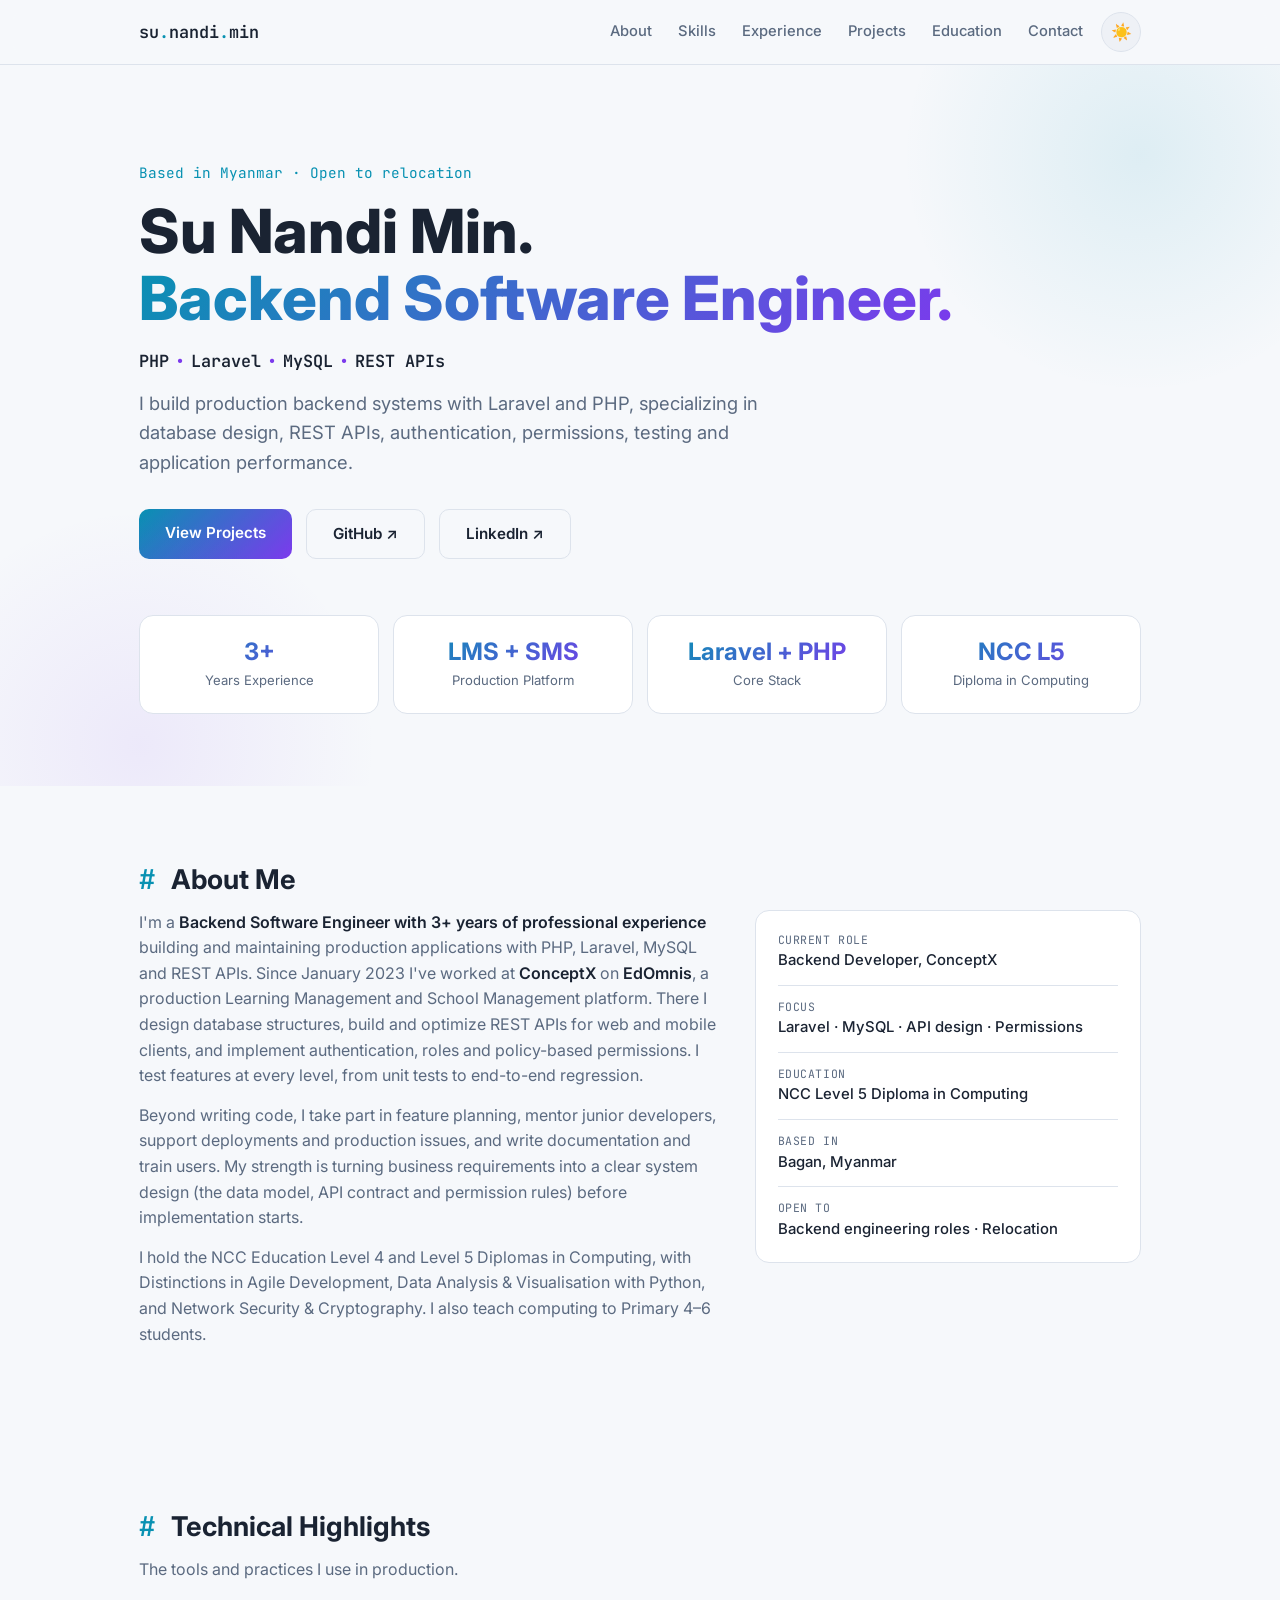
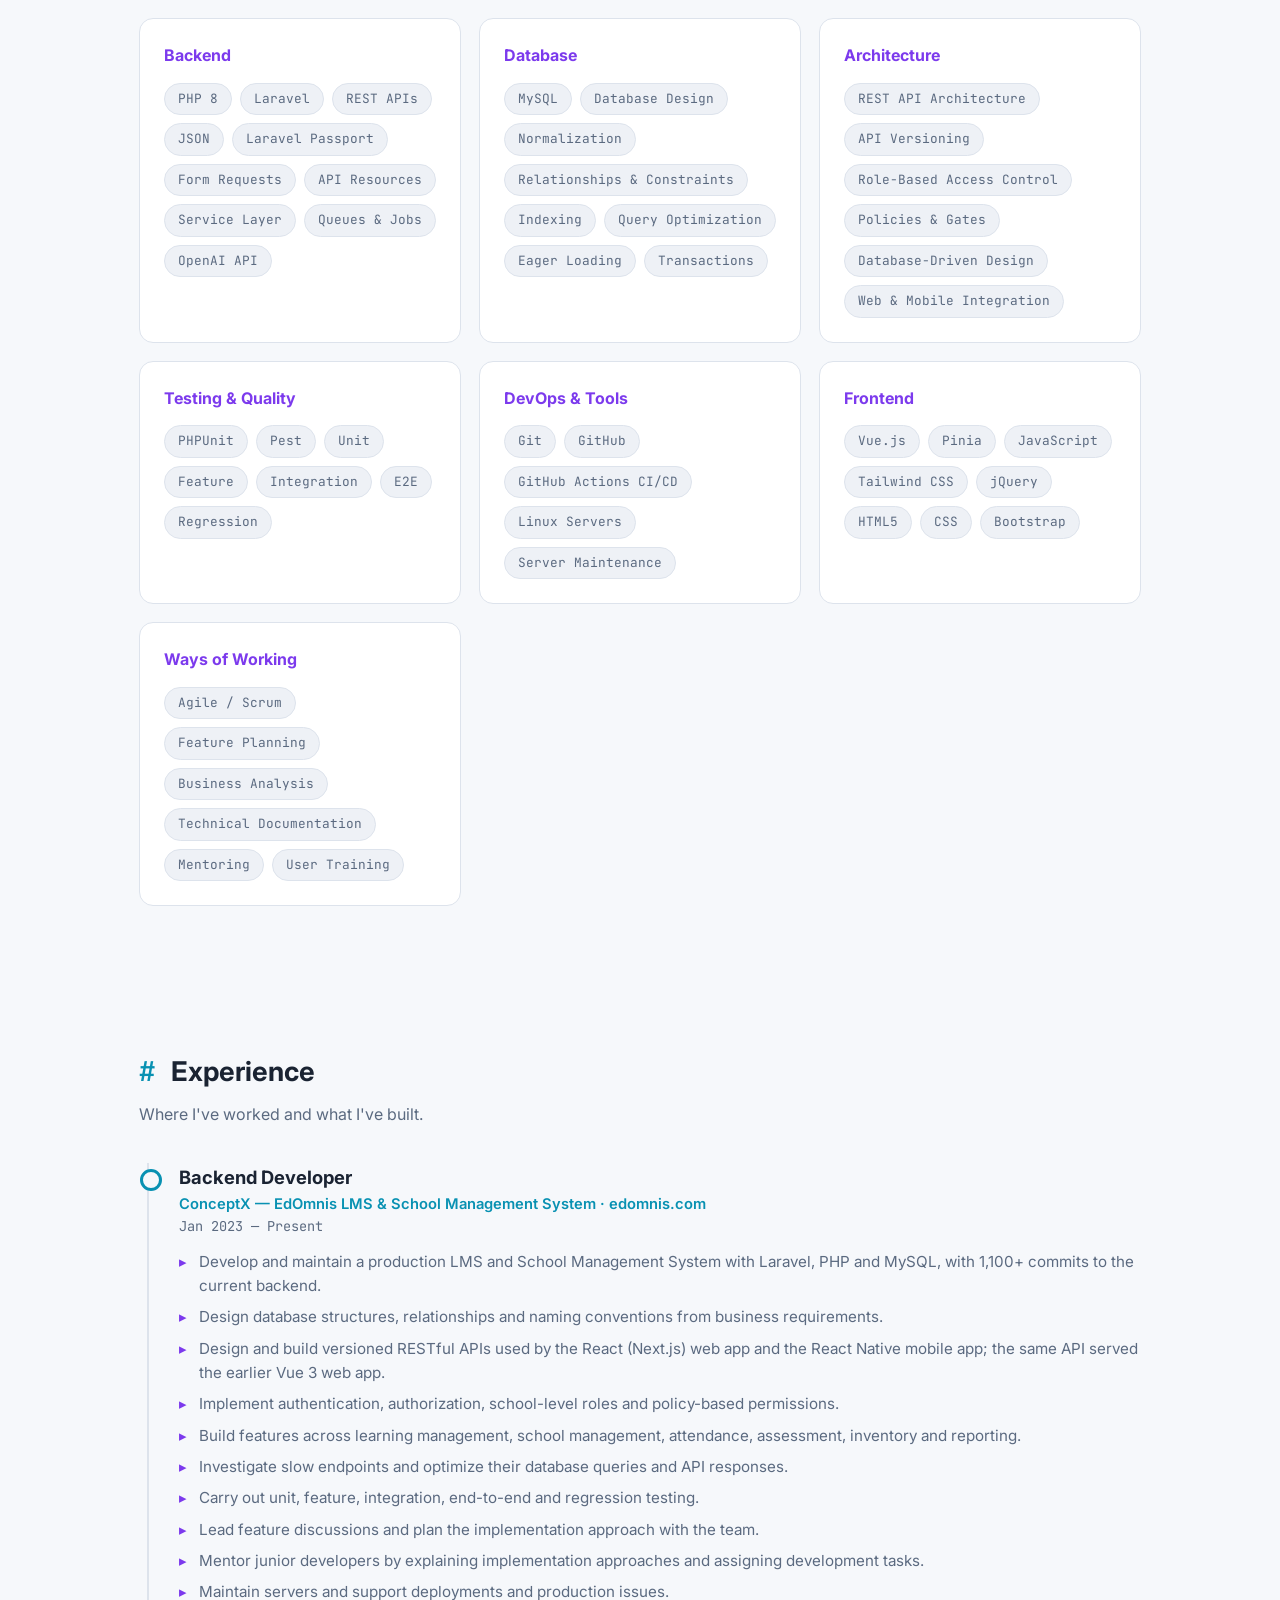
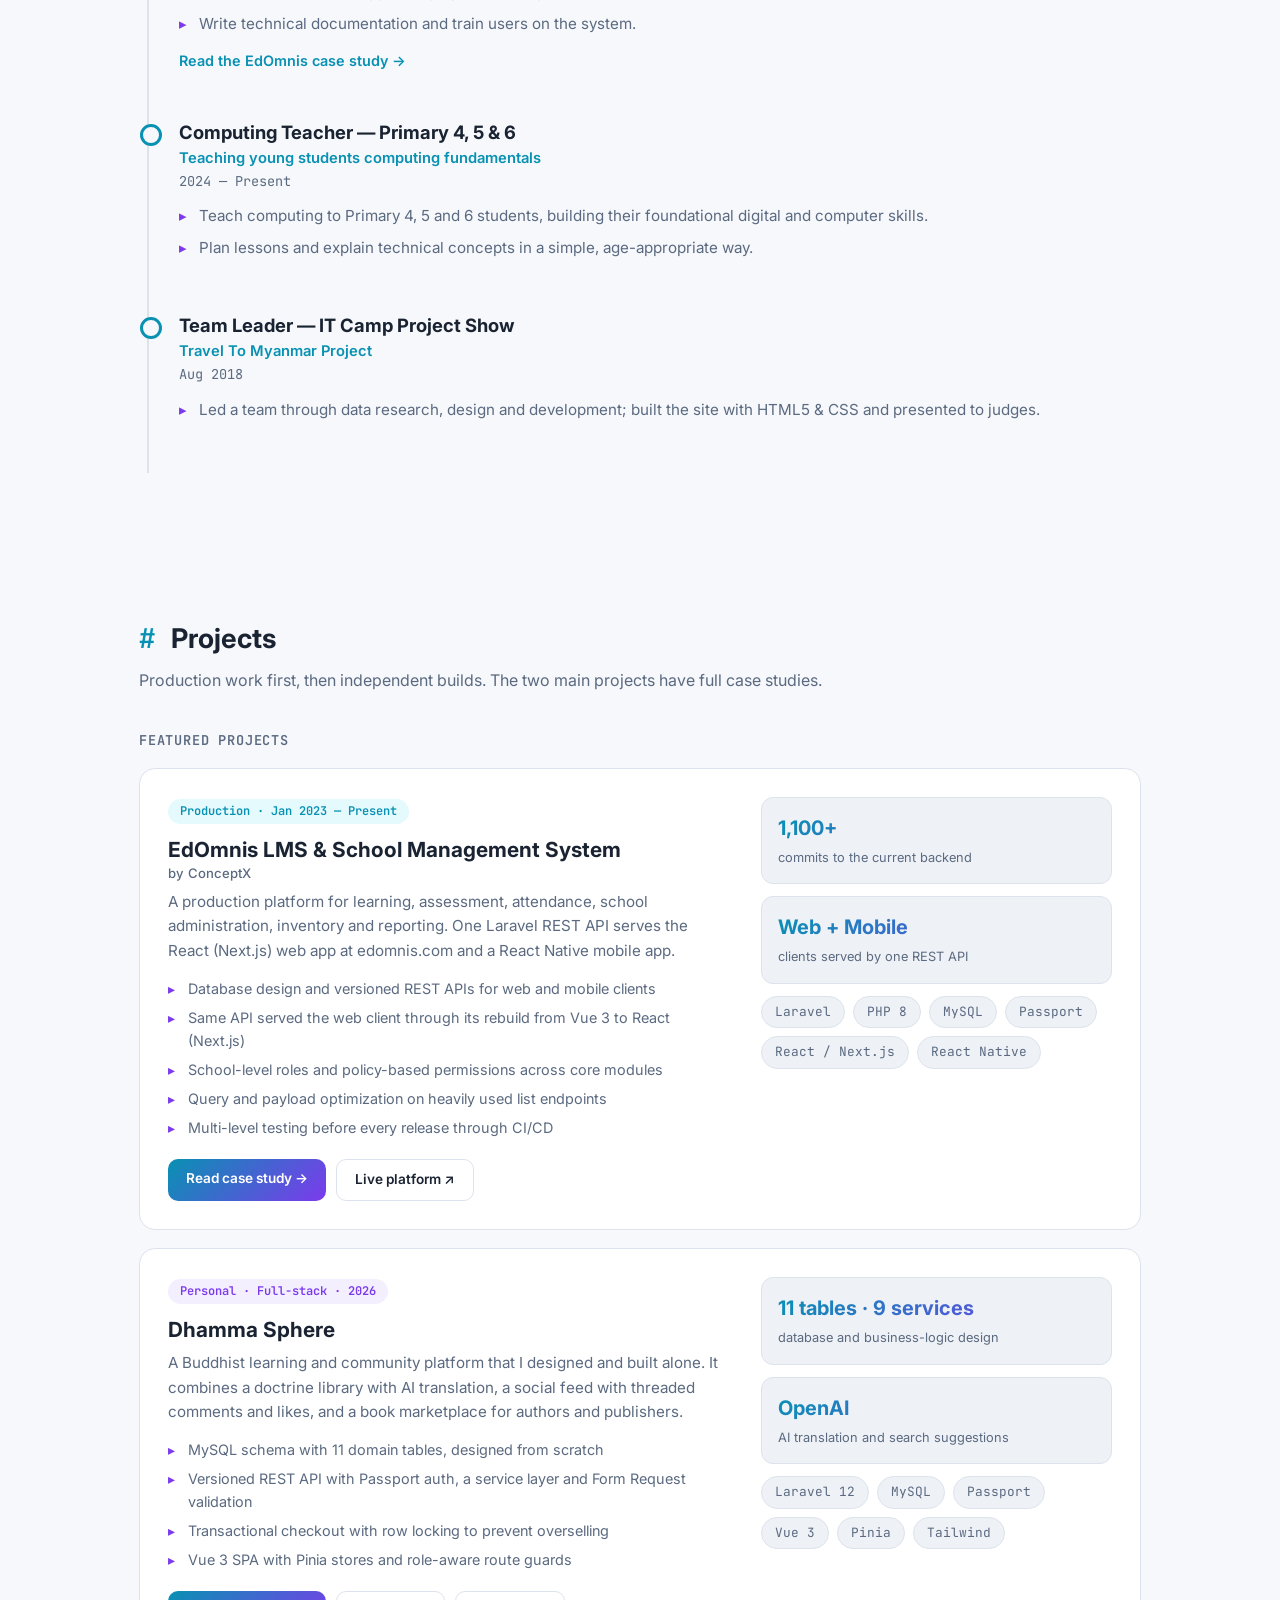
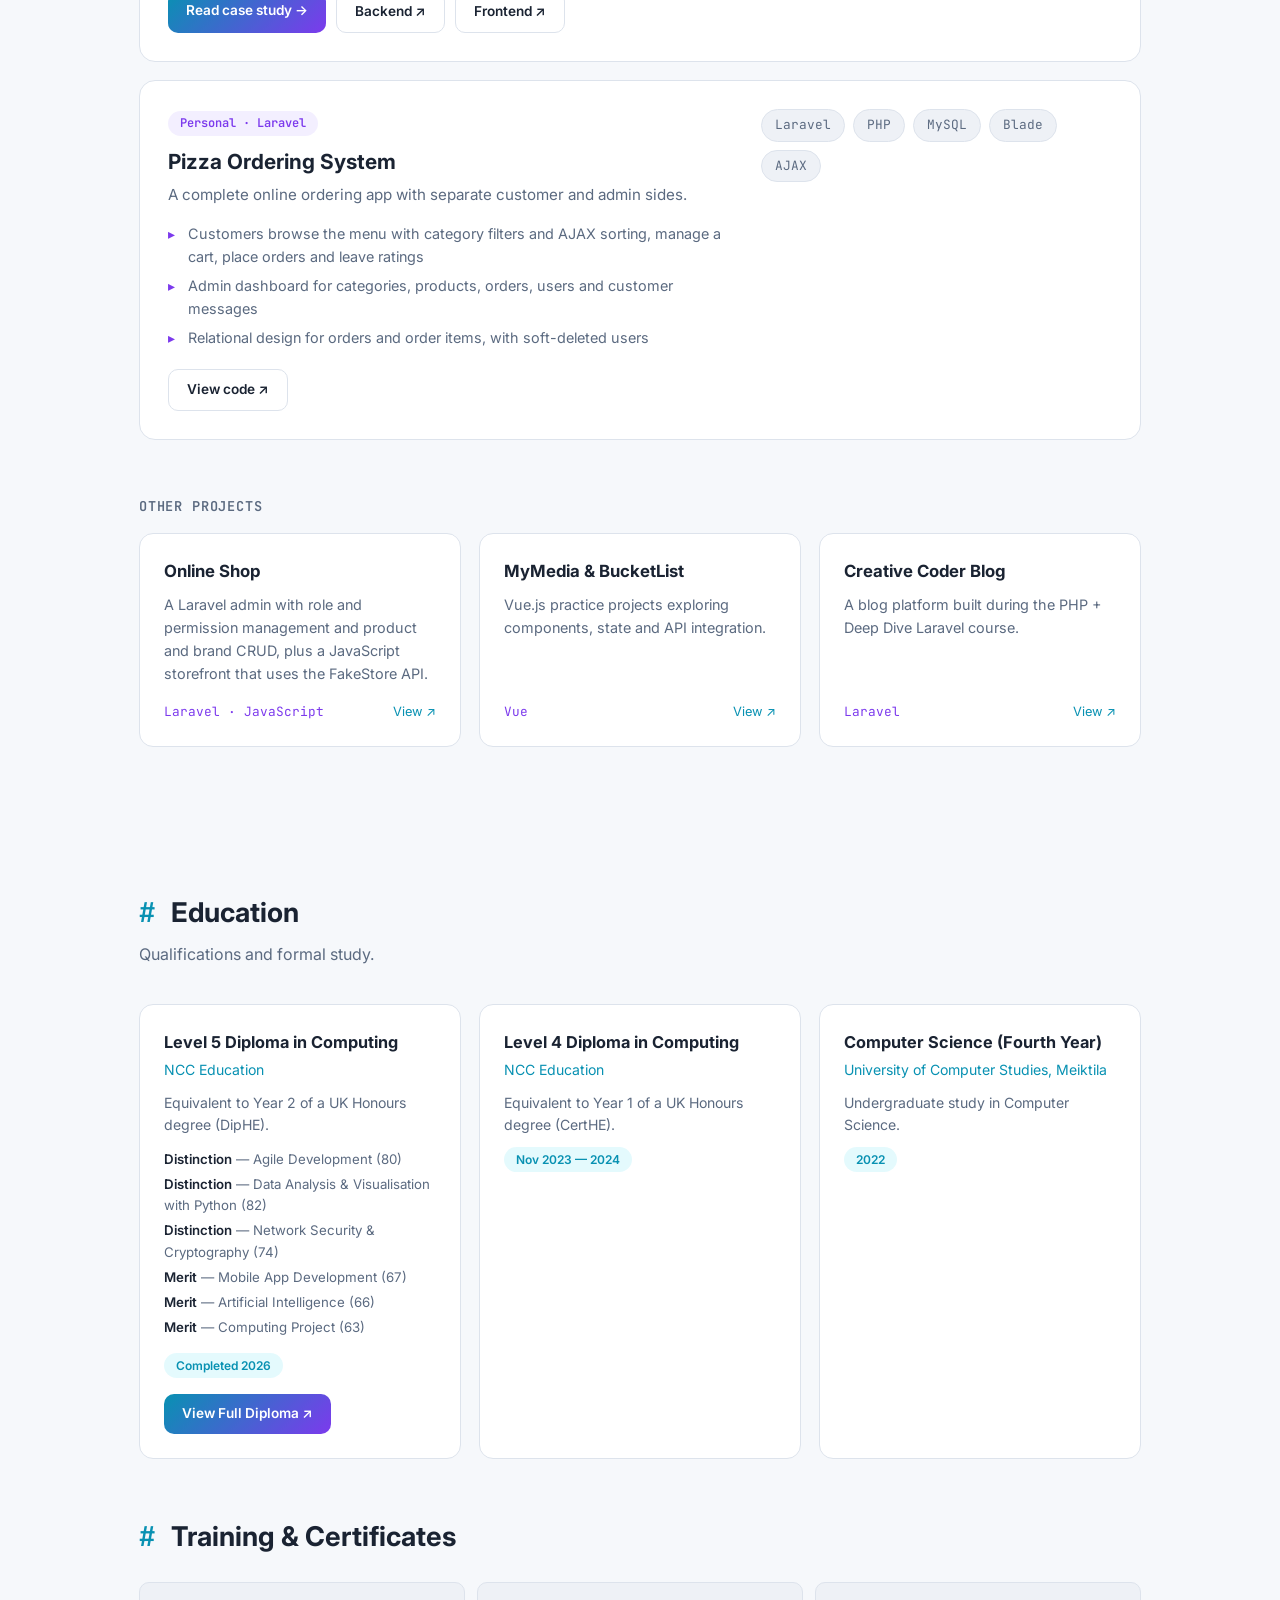
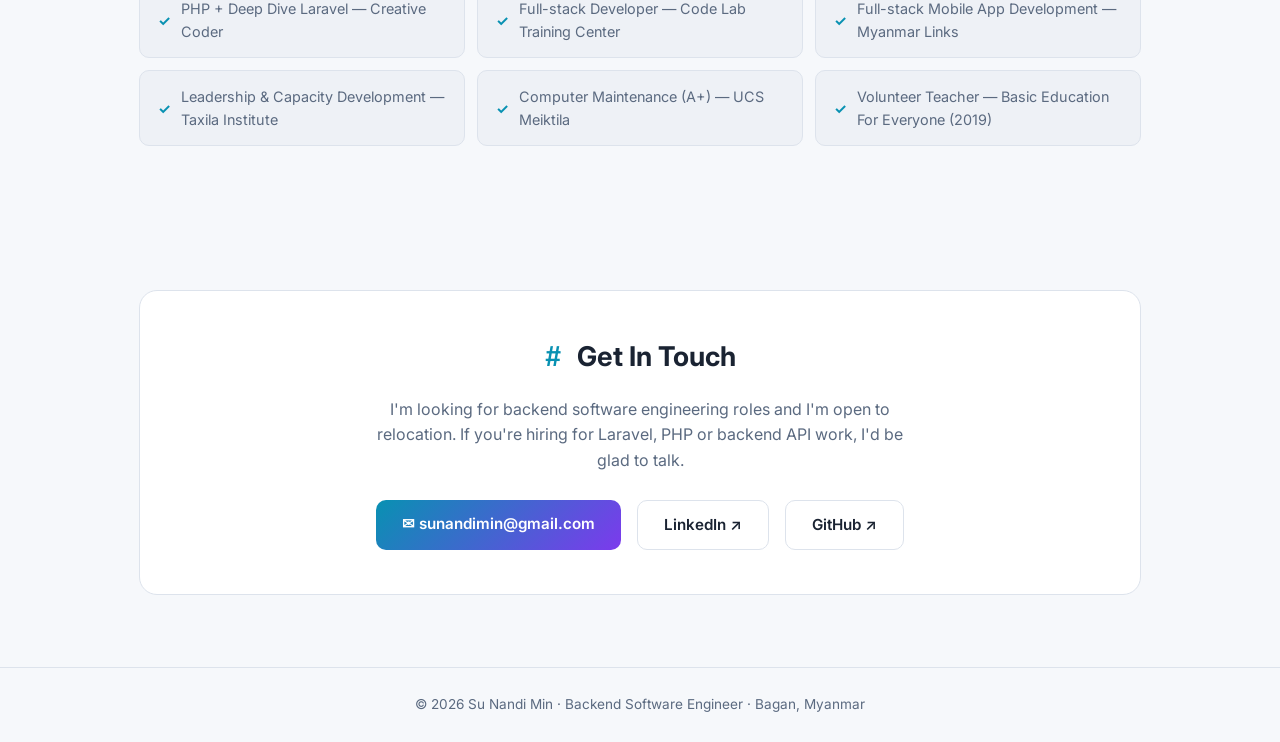
<file: index.html>
<!DOCTYPE html>
<html lang="en">
<head>
<meta charset="UTF-8">
<meta name="viewport" content="width=device-width, initial-scale=1.0">
<title>Su Nandi Min — Backend Software Engineer | PHP &amp; Laravel</title>
<meta name="description" content="Su Nandi Min — Backend Software Engineer with 3+ years building production systems with PHP, Laravel, MySQL and REST APIs. Case studies, projects and experience.">
<meta property="og:type" content="website">
<meta property="og:url" content="https://su-nandi-min-portfolio.vercel.app/">
<meta property="og:title" content="Su Nandi Min — Backend Software Engineer | PHP &amp; Laravel">
<meta property="og:description" content="3+ years building production backend systems with Laravel, PHP, MySQL and REST APIs.">
<link rel="preconnect" href="https://fonts.googleapis.com">
<link href="https://fonts.googleapis.com/css2?family=Inter:wght@400;500;600;700;800&family=JetBrains+Mono:wght@400;600&display=swap" rel="stylesheet">
<style>
:root{
  --bg:#0b0f17;--bg2:#111827;--card:#151d2b;--border:#1f2a3d;
  --text:#e5e9f0;--muted:#8b98ad;--accent:#22d3ee;--accent2:#a78bfa;
  --grad:linear-gradient(135deg,#22d3ee,#a78bfa);
  --nav-bg:rgba(11,15,23,.85);--btn-text:#0b0f17;
  --glow1:rgba(34,211,238,.12);--glow2:rgba(167,139,250,.10);
}
[data-theme="light"]{
  --bg:#f6f8fb;--bg2:#eef1f6;--card:#ffffff;--border:#dde3ec;
  --text:#1a2332;--muted:#5b6a80;--accent:#0891b2;--accent2:#7c3aed;
  --grad:linear-gradient(135deg,#0891b2,#7c3aed);
  --nav-bg:rgba(246,248,251,.85);--btn-text:#ffffff;
  --glow1:rgba(8,145,178,.10);--glow2:rgba(124,58,237,.08);
}
*{margin:0;padding:0;box-sizing:border-box}
html{scroll-behavior:smooth}
body{background:var(--bg);color:var(--text);font-family:'Inter',sans-serif;line-height:1.6;transition:background .3s,color .3s}
a{color:var(--accent);text-decoration:none}
.container{max-width:1050px;margin:0 auto;padding:0 24px}
/* Nav */
nav{position:sticky;top:0;z-index:50;background:var(--nav-bg);backdrop-filter:blur(10px);border-bottom:1px solid var(--border)}
.nav-right{display:flex;align-items:center;gap:18px}
.theme-toggle{background:var(--bg2);border:1px solid var(--border);color:var(--text);border-radius:999px;width:40px;height:40px;font-size:1.05rem;cursor:pointer;display:flex;align-items:center;justify-content:center;transition:border-color .2s,transform .2s}
.theme-toggle:hover{border-color:var(--accent);transform:rotate(15deg)}
.nav-inner{display:flex;justify-content:space-between;align-items:center;height:64px}
.logo{font-family:'JetBrains Mono',monospace;font-weight:600;font-size:1.05rem}
.logo span{color:var(--accent)}
.nav-links{display:flex;gap:26px}
.nav-links a{color:var(--muted);font-size:.92rem;font-weight:500;transition:color .2s}
.nav-links a:hover{color:var(--text)}
/* Hero */
.hero{padding:96px 0 72px;position:relative;overflow:hidden}
.hero::before{content:'';position:absolute;top:-150px;right:-100px;width:480px;height:480px;background:radial-gradient(circle,var(--glow1),transparent 70%);pointer-events:none}
.hero::after{content:'';position:absolute;bottom:-200px;left:-100px;width:480px;height:480px;background:radial-gradient(circle,var(--glow2),transparent 70%);pointer-events:none}
.kicker{font-family:'JetBrains Mono',monospace;color:var(--accent);font-size:.9rem;margin-bottom:14px}
h1{font-size:clamp(2.4rem,6vw,3.8rem);font-weight:800;line-height:1.1;margin-bottom:16px}
h1 .grad{background:var(--grad);-webkit-background-clip:text;background-clip:text;color:transparent}
.stack-line{font-family:'JetBrains Mono',monospace;font-size:1.05rem;font-weight:600;margin-bottom:14px}
.stack-line i{font-style:normal;color:var(--accent2);margin:0 6px}
.tagline{color:var(--muted);font-size:1.15rem;max-width:660px;margin-bottom:32px}
.btns{display:flex;gap:14px;flex-wrap:wrap}
.btn{padding:12px 26px;border-radius:10px;font-weight:600;font-size:.95rem;transition:transform .2s,box-shadow .2s;display:inline-block}
.btn-sm{padding:9px 18px;font-size:.85rem}
.btn-primary{background:var(--grad);color:var(--btn-text)}
.btn-outline{border:1px solid var(--border);color:var(--text)}
.btn:hover{transform:translateY(-2px);box-shadow:0 8px 24px rgba(34,211,238,.18)}
.hero-stats{display:grid;grid-template-columns:repeat(4,1fr);gap:14px;margin-top:56px;position:relative;z-index:1}
/* Sections */
section{padding:72px 0}
h2{font-size:1.7rem;font-weight:700;margin-bottom:8px}
h2::before{content:'# ';color:var(--accent);font-family:'JetBrains Mono',monospace}
.sub{color:var(--muted);margin-bottom:36px}
/* About */
.about-grid{display:grid;grid-template-columns:1.5fr 1fr;gap:36px;align-items:start}
.about-grid p{color:var(--muted);margin-bottom:14px}
.about-grid p b{color:var(--text);font-weight:600}
.stat{background:var(--card);border:1px solid var(--border);border-radius:14px;padding:20px;text-align:center}
.stat b{display:block;font-size:1.5rem;line-height:1.3;background:var(--grad);-webkit-background-clip:text;background-clip:text;color:transparent}
.stat span{color:var(--muted);font-size:.82rem}
.facts{background:var(--card);border:1px solid var(--border);border-radius:14px;padding:8px 22px}
.facts div{padding:12px 0;border-bottom:1px solid var(--border)}
.facts div:last-child{border-bottom:none}
.facts dt{font-family:'JetBrains Mono',monospace;font-size:.72rem;color:var(--muted);text-transform:uppercase;letter-spacing:.05em}
.facts dd{font-size:.93rem;font-weight:500}
/* Skills */
.skill-groups{display:grid;grid-template-columns:repeat(auto-fit,minmax(240px,1fr));gap:18px}
.skill-card{background:var(--card);border:1px solid var(--border);border-radius:14px;padding:24px;transition:border-color .2s,transform .2s}
.skill-card:hover{border-color:var(--accent);transform:translateY(-3px)}
.skill-card h3{font-size:1rem;margin-bottom:14px;color:var(--accent2)}
.tags{display:flex;flex-wrap:wrap;gap:8px}
.tag{background:var(--bg2);border:1px solid var(--border);border-radius:999px;padding:5px 13px;font-size:.8rem;color:var(--muted);font-family:'JetBrains Mono',monospace}
/* Experience */
.timeline{border-left:2px solid var(--border);margin-left:8px;padding-left:30px;position:relative}
.entry{position:relative;padding-bottom:44px}
.entry::before{content:'';position:absolute;left:-39px;top:6px;width:16px;height:16px;border-radius:50%;background:var(--bg);border:3px solid var(--accent)}
.entry h3{font-size:1.15rem}
.entry .where{color:var(--accent);font-size:.92rem;font-weight:600}
.entry .when{color:var(--muted);font-size:.85rem;font-family:'JetBrains Mono',monospace;margin-bottom:12px}
.entry ul{list-style:none;color:var(--muted);font-size:.95rem}
.entry li{padding-left:20px;position:relative;margin-bottom:7px}
.entry li::before{content:'▸';position:absolute;left:0;color:var(--accent2)}
.entry .more{display:inline-block;margin-top:6px;font-size:.9rem;font-weight:600}
/* Projects */
h3.group{font-family:'JetBrains Mono',monospace;font-size:.85rem;color:var(--muted);text-transform:uppercase;letter-spacing:.06em;font-weight:600;margin:0 0 16px}
.featured{display:grid;gap:18px;margin-bottom:56px}
.fp{background:var(--card);border:1px solid var(--border);border-radius:16px;padding:28px;display:grid;grid-template-columns:1.6fr 1fr;gap:32px;transition:border-color .2s}
.fp:hover{border-color:var(--accent2)}
.pill{display:inline-block;background:rgba(34,211,238,.12);color:var(--accent);border-radius:999px;padding:3px 12px;font-size:.75rem;font-weight:600;font-family:'JetBrains Mono',monospace;margin-bottom:12px}
.pill.alt{background:rgba(167,139,250,.14);color:var(--accent2)}
.fp h3{font-size:1.3rem;line-height:1.3;margin-bottom:8px}
.fp h3 .muted-inline{display:block;font-size:.82rem;font-weight:500;color:var(--muted);margin-top:2px}
.fp p{color:var(--muted);font-size:.95rem;margin-bottom:14px}
.fp ul{list-style:none;color:var(--muted);font-size:.9rem;margin-bottom:20px}
.fp li{padding-left:20px;position:relative;margin-bottom:6px}
.fp li::before{content:'▸';position:absolute;left:0;color:var(--accent2)}
.fp .actions{display:flex;gap:10px;flex-wrap:wrap}
.fp-side{display:flex;flex-direction:column;gap:12px}
.fp-metric{background:var(--bg2);border:1px solid var(--border);border-radius:12px;padding:14px 16px}
.fp-metric b{display:block;font-size:1.25rem;background:var(--grad);-webkit-background-clip:text;background-clip:text;color:transparent}
.fp-metric span{color:var(--muted);font-size:.8rem}
.proj-grid{display:grid;grid-template-columns:repeat(auto-fit,minmax(280px,1fr));gap:18px}
.proj{background:var(--card);border:1px solid var(--border);border-radius:14px;padding:24px;display:flex;flex-direction:column;transition:border-color .2s,transform .2s}
.proj:hover{border-color:var(--accent2);transform:translateY(-3px)}
.proj h3{font-size:1.05rem;margin-bottom:8px}
.proj p{color:var(--muted);font-size:.9rem;flex:1;margin-bottom:16px}
.proj .foot{display:flex;justify-content:space-between;align-items:center;font-size:.8rem}
.lang{font-family:'JetBrains Mono',monospace;color:var(--accent2)}
/* Education */
.edu-grid{display:grid;grid-template-columns:repeat(auto-fit,minmax(280px,1fr));gap:18px}
.edu{background:var(--card);border:1px solid var(--border);border-radius:14px;padding:24px}
.edu h3{font-size:1.02rem;margin-bottom:4px}
.edu .org{color:var(--accent);font-size:.88rem;margin-bottom:10px}
.edu p{color:var(--muted);font-size:.88rem}
.badge{display:inline-block;background:rgba(34,211,238,.12);color:var(--accent);border-radius:999px;padding:3px 12px;font-size:.75rem;font-weight:600;margin-top:10px}
.grades{margin-top:12px;font-size:.83rem;color:var(--muted)}
.grades li{list-style:none;margin-bottom:4px}
.grades b{color:var(--text);font-weight:600}
/* Certs */
.cert-list{display:grid;grid-template-columns:repeat(auto-fit,minmax(300px,1fr));gap:12px}
.cert{background:var(--bg2);border:1px solid var(--border);border-radius:10px;padding:14px 18px;font-size:.9rem;color:var(--muted);display:flex;gap:10px;align-items:center}
.cert::before{content:'✓';color:var(--accent);font-weight:700}
/* Contact */
.contact-card{background:var(--card);border:1px solid var(--border);border-radius:18px;padding:44px;text-align:center}
.contact-links{display:flex;justify-content:center;gap:16px;flex-wrap:wrap;margin-top:26px}
footer{border-top:1px solid var(--border);padding:26px 0;text-align:center;color:var(--muted);font-size:.85rem}
.reveal{opacity:0;transform:translateY(24px);transition:opacity .6s ease,transform .6s ease}
.reveal.on{opacity:1;transform:none}
@media(max-width:860px){.fp{grid-template-columns:1fr;gap:20px}}
@media(max-width:760px){.about-grid{grid-template-columns:1fr}.nav-links{display:none}.hero-stats{grid-template-columns:1fr 1fr;margin-top:40px}.hero-stats .stat{padding:16px 10px}.hero-stats .stat b{font-size:1.15rem}.fp{padding:22px}.contact-card{padding:32px 20px}}
</style>
</head>
<body>

<nav><div class="container nav-inner">
  <div class="logo">su<span>.</span>nandi<span>.</span>min</div>
  <div class="nav-right">
    <div class="nav-links">
      <a href="#about">About</a><a href="#skills">Skills</a><a href="#experience">Experience</a>
      <a href="#projects">Projects</a><a href="#education">Education</a><a href="#contact">Contact</a>
    </div>
    <button class="theme-toggle" id="themeToggle" aria-label="Toggle dark/light mode" title="Toggle theme">🌙</button>
  </div>
</div></nav>

<header class="hero"><div class="container">
  <p class="kicker">Based in Myanmar · Open to relocation</p>
  <h1>Su Nandi Min.<br><span class="grad">Backend Software Engineer.</span></h1>
  <p class="stack-line">PHP<i>•</i>Laravel<i>•</i>MySQL<i>•</i>REST APIs</p>
  <p class="tagline">I build production backend systems with Laravel and PHP, specializing in database design, REST APIs, authentication, permissions, testing and application performance.</p>
  <div class="btns">
    <a class="btn btn-primary" href="#projects">View Projects</a>
    <a class="btn btn-outline" href="https://github.com/SuNandiMin" target="_blank" rel="noopener">GitHub ↗</a>
    <a class="btn btn-outline" href="https://www.linkedin.com/in/su-nandi-min-b5b77828a/" target="_blank" rel="noopener">LinkedIn ↗</a>
  </div>
  <div class="hero-stats">
    <div class="stat"><b>3+</b><span>Years Experience</span></div>
    <div class="stat"><b>LMS + SMS</b><span>Production Platform</span></div>
    <div class="stat"><b>Laravel + PHP</b><span>Core Stack</span></div>
    <div class="stat"><b>NCC L5</b><span>Diploma in Computing</span></div>
  </div>
</div></header>

<section id="about"><div class="container reveal">
  <h2>About Me</h2>
  <div class="about-grid">
    <div>
      <p>I'm a <b>Backend Software Engineer with 3+ years of professional experience</b> building and maintaining production applications with PHP, Laravel, MySQL and REST APIs. Since January 2023 I've worked at <b>ConceptX</b> on <b>EdOmnis</b>, a production Learning Management and School Management platform. There I design database structures, build and optimize REST APIs for web and mobile clients, and implement authentication, roles and policy-based permissions. I test features at every level, from unit tests to end-to-end regression.</p>
      <p>Beyond writing code, I take part in feature planning, mentor junior developers, support deployments and production issues, and write documentation and train users. My strength is turning business requirements into a clear system design (the data model, API contract and permission rules) before implementation starts.</p>
      <p>I hold the NCC Education Level 4 and Level 5 Diplomas in Computing, with Distinctions in Agile Development, Data Analysis &amp; Visualisation with Python, and Network Security &amp; Cryptography. I also teach computing to Primary 4–6 students.</p>
    </div>
    <dl class="facts">
      <div><dt>Current role</dt><dd>Backend Developer, ConceptX</dd></div>
      <div><dt>Focus</dt><dd>Laravel · MySQL · API design · Permissions</dd></div>
      <div><dt>Education</dt><dd>NCC Level 5 Diploma in Computing</dd></div>
      <div><dt>Based in</dt><dd>Bagan, Myanmar</dd></div>
      <div><dt>Open to</dt><dd>Backend engineering roles · Relocation</dd></div>
    </dl>
  </div>
</div></section>

<section id="skills"><div class="container reveal">
  <h2>Technical Highlights</h2>
  <p class="sub">The tools and practices I use in production.</p>
  <div class="skill-groups">
    <div class="skill-card"><h3>Backend</h3><div class="tags">
      <span class="tag">PHP 8</span><span class="tag">Laravel</span><span class="tag">REST APIs</span><span class="tag">JSON</span><span class="tag">Laravel Passport</span><span class="tag">Form Requests</span><span class="tag">API Resources</span><span class="tag">Service Layer</span><span class="tag">Queues &amp; Jobs</span><span class="tag">OpenAI API</span>
    </div></div>
    <div class="skill-card"><h3>Database</h3><div class="tags">
      <span class="tag">MySQL</span><span class="tag">Database Design</span><span class="tag">Normalization</span><span class="tag">Relationships &amp; Constraints</span><span class="tag">Indexing</span><span class="tag">Query Optimization</span><span class="tag">Eager Loading</span><span class="tag">Transactions</span>
    </div></div>
    <div class="skill-card"><h3>Architecture</h3><div class="tags">
      <span class="tag">REST API Architecture</span><span class="tag">API Versioning</span><span class="tag">Role-Based Access Control</span><span class="tag">Policies &amp; Gates</span><span class="tag">Database-Driven Design</span><span class="tag">Web &amp; Mobile Integration</span>
    </div></div>
    <div class="skill-card"><h3>Testing &amp; Quality</h3><div class="tags">
      <span class="tag">PHPUnit</span><span class="tag">Pest</span><span class="tag">Unit</span><span class="tag">Feature</span><span class="tag">Integration</span><span class="tag">E2E</span><span class="tag">Regression</span>
    </div></div>
    <div class="skill-card"><h3>DevOps &amp; Tools</h3><div class="tags">
      <span class="tag">Git</span><span class="tag">GitHub</span><span class="tag">GitHub Actions CI/CD</span><span class="tag">Linux Servers</span><span class="tag">Server Maintenance</span>
    </div></div>
    <div class="skill-card"><h3>Frontend</h3><div class="tags">
      <span class="tag">Vue.js</span><span class="tag">Pinia</span><span class="tag">JavaScript</span><span class="tag">Tailwind CSS</span><span class="tag">jQuery</span><span class="tag">HTML5</span><span class="tag">CSS</span><span class="tag">Bootstrap</span>
    </div></div>
    <div class="skill-card"><h3>Ways of Working</h3><div class="tags">
      <span class="tag">Agile / Scrum</span><span class="tag">Feature Planning</span><span class="tag">Business Analysis</span><span class="tag">Technical Documentation</span><span class="tag">Mentoring</span><span class="tag">User Training</span>
    </div></div>
  </div>
</div></section>

<section id="experience"><div class="container reveal">
  <h2>Experience</h2>
  <p class="sub">Where I've worked and what I've built.</p>
  <div class="timeline">
    <div class="entry">
      <h3>Backend Developer</h3>
      <div class="where">ConceptX — EdOmnis LMS &amp; School Management System · <a href="https://edomnis.com" target="_blank" rel="noopener">edomnis.com</a></div>
      <div class="when">Jan 2023 — Present</div>
      <ul>
        <li>Develop and maintain a production LMS and School Management System with Laravel, PHP and MySQL, with 1,100+ commits to the current backend.</li>
        <li>Design database structures, relationships and naming conventions from business requirements.</li>
        <li>Design and build versioned RESTful APIs used by the React (Next.js) web app and the React Native mobile app; the same API served the earlier Vue 3 web app.</li>
        <li>Implement authentication, authorization, school-level roles and policy-based permissions.</li>
        <li>Build features across learning management, school management, attendance, assessment, inventory and reporting.</li>
        <li>Investigate slow endpoints and optimize their database queries and API responses.</li>
        <li>Carry out unit, feature, integration, end-to-end and regression testing.</li>
        <li>Lead feature discussions and plan the implementation approach with the team.</li>
        <li>Mentor junior developers by explaining implementation approaches and assigning development tasks.</li>
        <li>Maintain servers and support deployments and production issues.</li>
        <li>Write technical documentation and train users on the system.</li>
      </ul>
      <a class="more" href="conceptx.html">Read the EdOmnis case study →</a>
    </div>
    <div class="entry">
      <h3>Computing Teacher — Primary 4, 5 &amp; 6</h3>
      <div class="where">Teaching young students computing fundamentals</div>
      <div class="when">2024 — Present</div>
      <ul>
        <li>Teach computing to Primary 4, 5 and 6 students, building their foundational digital and computer skills.</li>
        <li>Plan lessons and explain technical concepts in a simple, age-appropriate way.</li>
      </ul>
    </div>
    <div class="entry">
      <h3>Team Leader — IT Camp Project Show</h3>
      <div class="where">Travel To Myanmar Project</div>
      <div class="when">Aug 2018</div>
      <ul>
        <li>Led a team through data research, design and development; built the site with HTML5 &amp; CSS and presented to judges.</li>
      </ul>
    </div>
  </div>
</div></section>

<section id="projects"><div class="container reveal">
  <h2>Projects</h2>
  <p class="sub">Production work first, then independent builds. The two main projects have full case studies.</p>

  <h3 class="group">Featured Projects</h3>
  <div class="featured">

    <article class="fp">
      <div>
        <span class="pill">Production · Jan 2023 — Present</span>
        <h3>EdOmnis LMS &amp; School Management System <span class="muted-inline">by ConceptX</span></h3>
        <p>A production platform for learning, assessment, attendance, school administration, inventory and reporting. One Laravel REST API serves the React (Next.js) web app at edomnis.com and a React Native mobile app.</p>
        <ul>
          <li>Database design and versioned REST APIs for web and mobile clients</li>
          <li>Same API served the web client through its rebuild from Vue 3 to React (Next.js)</li>
          <li>School-level roles and policy-based permissions across core modules</li>
          <li>Query and payload optimization on heavily used list endpoints</li>
          <li>Multi-level testing before every release through CI/CD</li>
        </ul>
        <div class="actions">
          <a class="btn btn-primary btn-sm" href="conceptx.html">Read case study →</a>
          <a class="btn btn-outline btn-sm" href="https://edomnis.com" target="_blank" rel="noopener">Live platform ↗</a>
        </div>
      </div>
      <div class="fp-side">
        <div class="fp-metric"><b>1,100+</b><span>commits to the current backend</span></div>
        <div class="fp-metric"><b>Web + Mobile</b><span>clients served by one REST API</span></div>
        <div class="tags"><span class="tag">Laravel</span><span class="tag">PHP 8</span><span class="tag">MySQL</span><span class="tag">Passport</span><span class="tag">React / Next.js</span><span class="tag">React Native</span></div>
      </div>
    </article>

    <article class="fp">
      <div>
        <span class="pill alt">Personal · Full-stack · 2026</span>
        <h3>Dhamma Sphere</h3>
        <p>A Buddhist learning and community platform that I designed and built alone. It combines a doctrine library with AI translation, a social feed with threaded comments and likes, and a book marketplace for authors and publishers.</p>
        <ul>
          <li>MySQL schema with 11 domain tables, designed from scratch</li>
          <li>Versioned REST API with Passport auth, a service layer and Form Request validation</li>
          <li>Transactional checkout with row locking to prevent overselling</li>
          <li>Vue 3 SPA with Pinia stores and role-aware route guards</li>
        </ul>
        <div class="actions">
          <a class="btn btn-primary btn-sm" href="dhamma-sphere.html">Read case study →</a>
          <a class="btn btn-outline btn-sm" href="https://github.com/SuNandiMin/dhamma-sphere-backend" target="_blank" rel="noopener">Backend ↗</a>
          <a class="btn btn-outline btn-sm" href="https://github.com/SuNandiMin/dhamma-sphere" target="_blank" rel="noopener">Frontend ↗</a>
        </div>
      </div>
      <div class="fp-side">
        <div class="fp-metric"><b>11 tables · 9 services</b><span>database and business-logic design</span></div>
        <div class="fp-metric"><b>OpenAI</b><span>AI translation and search suggestions</span></div>
        <div class="tags"><span class="tag">Laravel 12</span><span class="tag">MySQL</span><span class="tag">Passport</span><span class="tag">Vue 3</span><span class="tag">Pinia</span><span class="tag">Tailwind</span></div>
      </div>
    </article>

    <article class="fp">
      <div>
        <span class="pill alt">Personal · Laravel</span>
        <h3>Pizza Ordering System</h3>
        <p>A complete online ordering app with separate customer and admin sides.</p>
        <ul>
          <li>Customers browse the menu with category filters and AJAX sorting, manage a cart, place orders and leave ratings</li>
          <li>Admin dashboard for categories, products, orders, users and customer messages</li>
          <li>Relational design for orders and order items, with soft-deleted users</li>
        </ul>
        <div class="actions">
          <a class="btn btn-outline btn-sm" href="https://github.com/SuNandiMin/PizzaOrderingSystem" target="_blank" rel="noopener">View code ↗</a>
        </div>
      </div>
      <div class="fp-side">
        <div class="tags"><span class="tag">Laravel</span><span class="tag">PHP</span><span class="tag">MySQL</span><span class="tag">Blade</span><span class="tag">AJAX</span></div>
      </div>
    </article>

  </div>

  <h3 class="group">Other Projects</h3>
  <div class="proj-grid">
    <div class="proj"><h3>Online Shop</h3><p>A Laravel admin with role and permission management and product and brand CRUD, plus a JavaScript storefront that uses the FakeStore API.</p>
      <div class="foot"><span class="lang">Laravel · JavaScript</span><a href="https://github.com/SuNandiMin/onlineshop" target="_blank" rel="noopener">View ↗</a></div></div>
    <div class="proj"><h3>MyMedia &amp; BucketList</h3><p>Vue.js practice projects exploring components, state and API integration.</p>
      <div class="foot"><span class="lang">Vue</span><a href="https://github.com/SuNandiMin/MyMedia" target="_blank" rel="noopener">View ↗</a></div></div>
    <div class="proj"><h3>Creative Coder Blog</h3><p>A blog platform built during the PHP + Deep Dive Laravel course.</p>
      <div class="foot"><span class="lang">Laravel</span><a href="https://github.com/SuNandiMin/BlogProjectCreativeCoder" target="_blank" rel="noopener">View ↗</a></div></div>
  </div>
</div></section>

<section id="education"><div class="container reveal">
  <h2>Education</h2>
  <p class="sub">Qualifications and formal study.</p>
  <div class="edu-grid">
    <div class="edu">
      <h3>Level 5 Diploma in Computing</h3>
      <div class="org">NCC Education</div>
      <p>Equivalent to Year 2 of a UK Honours degree (DipHE).</p>
      <ul class="grades">
        <li><b>Distinction</b> — Agile Development (80)</li>
        <li><b>Distinction</b> — Data Analysis &amp; Visualisation with Python (82)</li>
        <li><b>Distinction</b> — Network Security &amp; Cryptography (74)</li>
        <li><b>Merit</b> — Mobile App Development (67)</li>
        <li><b>Merit</b> — Artificial Intelligence (66)</li>
        <li><b>Merit</b> — Computing Project (63)</li>
      </ul>
      <span class="badge">Completed 2026</span>
      <div style="margin-top:16px"><a class="btn btn-primary" href="diploma.html" style="font-size:.85rem;padding:9px 18px;display:inline-block">View Full Diploma ↗</a></div>
    </div>
    <div class="edu">
      <h3>Level 4 Diploma in Computing</h3>
      <div class="org">NCC Education</div>
      <p>Equivalent to Year 1 of a UK Honours degree (CertHE).</p>
      <span class="badge">Nov 2023 — 2024</span>
    </div>
    <div class="edu">
      <h3>Computer Science (Fourth Year)</h3>
      <div class="org">University of Computer Studies, Meiktila</div>
      <p>Undergraduate study in Computer Science.</p>
      <span class="badge">2022</span>
    </div>
  </div>
  <h2 style="margin-top:56px">Training &amp; Certificates</h2>
  <div class="cert-list" style="margin-top:24px">
    <div class="cert">PHP + Deep Dive Laravel — Creative Coder</div>
    <div class="cert">Full-stack Developer — Code Lab Training Center</div>
    <div class="cert">Full-stack Mobile App Development — Myanmar Links</div>
    <div class="cert">Leadership &amp; Capacity Development — Taxila Institute</div>
    <div class="cert">Computer Maintenance (A+) — UCS Meiktila</div>
    <div class="cert">Volunteer Teacher — Basic Education For Everyone (2019)</div>
  </div>
</div></section>

<section id="contact"><div class="container reveal">
  <div class="contact-card">
    <h2 style="display:inline-block">Get In Touch</h2>
    <p style="color:var(--muted);max-width:560px;margin:10px auto 0">I'm looking for backend software engineering roles and I'm open to relocation. If you're hiring for Laravel, PHP or backend API work, I'd be glad to talk.</p>
    <div class="contact-links">
      <a class="btn btn-primary" href="mailto:sunandimin@gmail.com">✉ sunandimin@gmail.com</a>
      <a class="btn btn-outline" href="https://www.linkedin.com/in/su-nandi-min-b5b77828a/" target="_blank" rel="noopener">LinkedIn ↗</a>
      <a class="btn btn-outline" href="https://github.com/SuNandiMin" target="_blank" rel="noopener">GitHub ↗</a>
    </div>
  </div>
</div></section>

<footer><div class="container">© 2026 Su Nandi Min · Backend Software Engineer · Bagan, Myanmar</div></footer>

<script>
const obs=new IntersectionObserver(es=>es.forEach(e=>{if(e.isIntersecting){e.target.classList.add('on');obs.unobserve(e.target)}}),{threshold:.05});
document.querySelectorAll('.reveal').forEach(el=>obs.observe(el));

// Dark / light mode toggle
const toggle=document.getElementById('themeToggle');
const root=document.documentElement;
function setTheme(t){
  root.setAttribute('data-theme',t);
  toggle.textContent=t==='light'?'☀️':'🌙';
  try{localStorage.setItem('theme',t)}catch(e){}
}
let saved=null;
try{saved=localStorage.getItem('theme')}catch(e){}
setTheme(saved||(window.matchMedia('(prefers-color-scheme: light)').matches?'light':'dark'));
toggle.addEventListener('click',()=>setTheme(root.getAttribute('data-theme')==='light'?'dark':'light'));
</script>
</body>
</html>
</file>
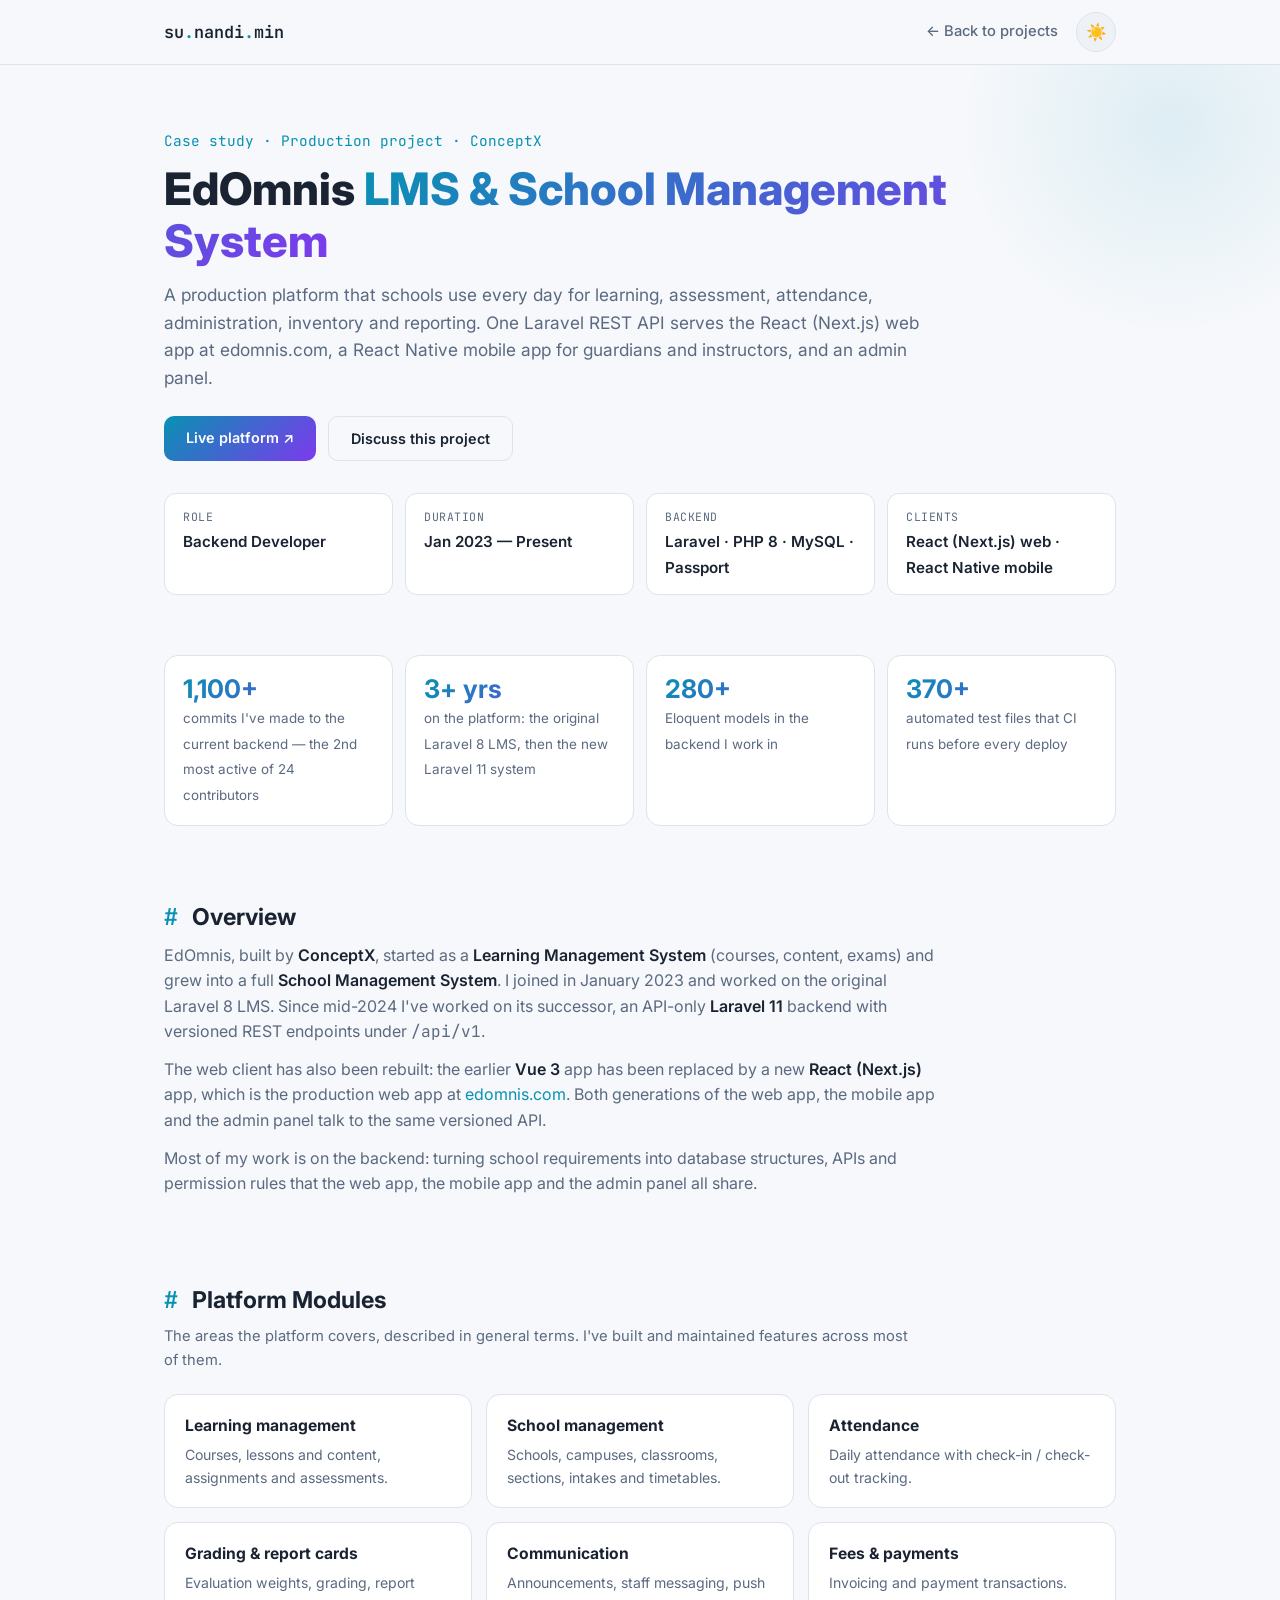
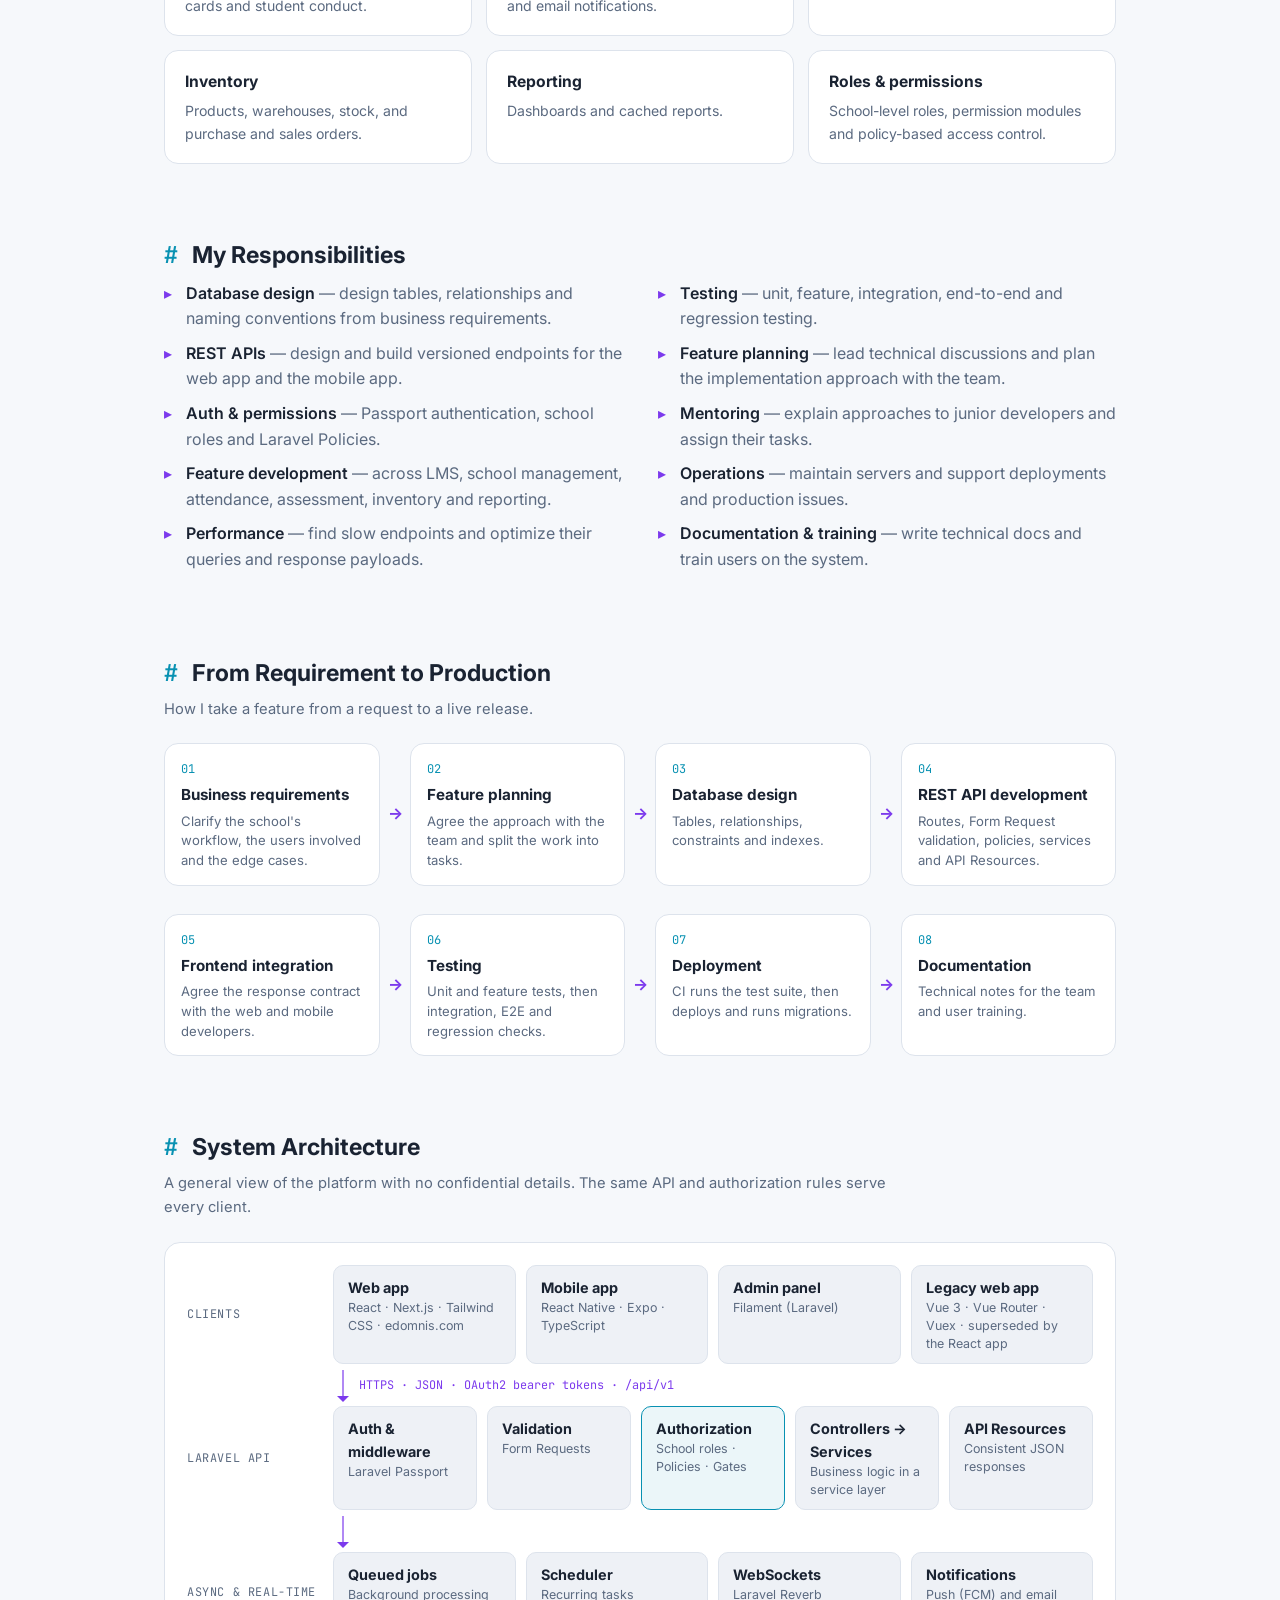
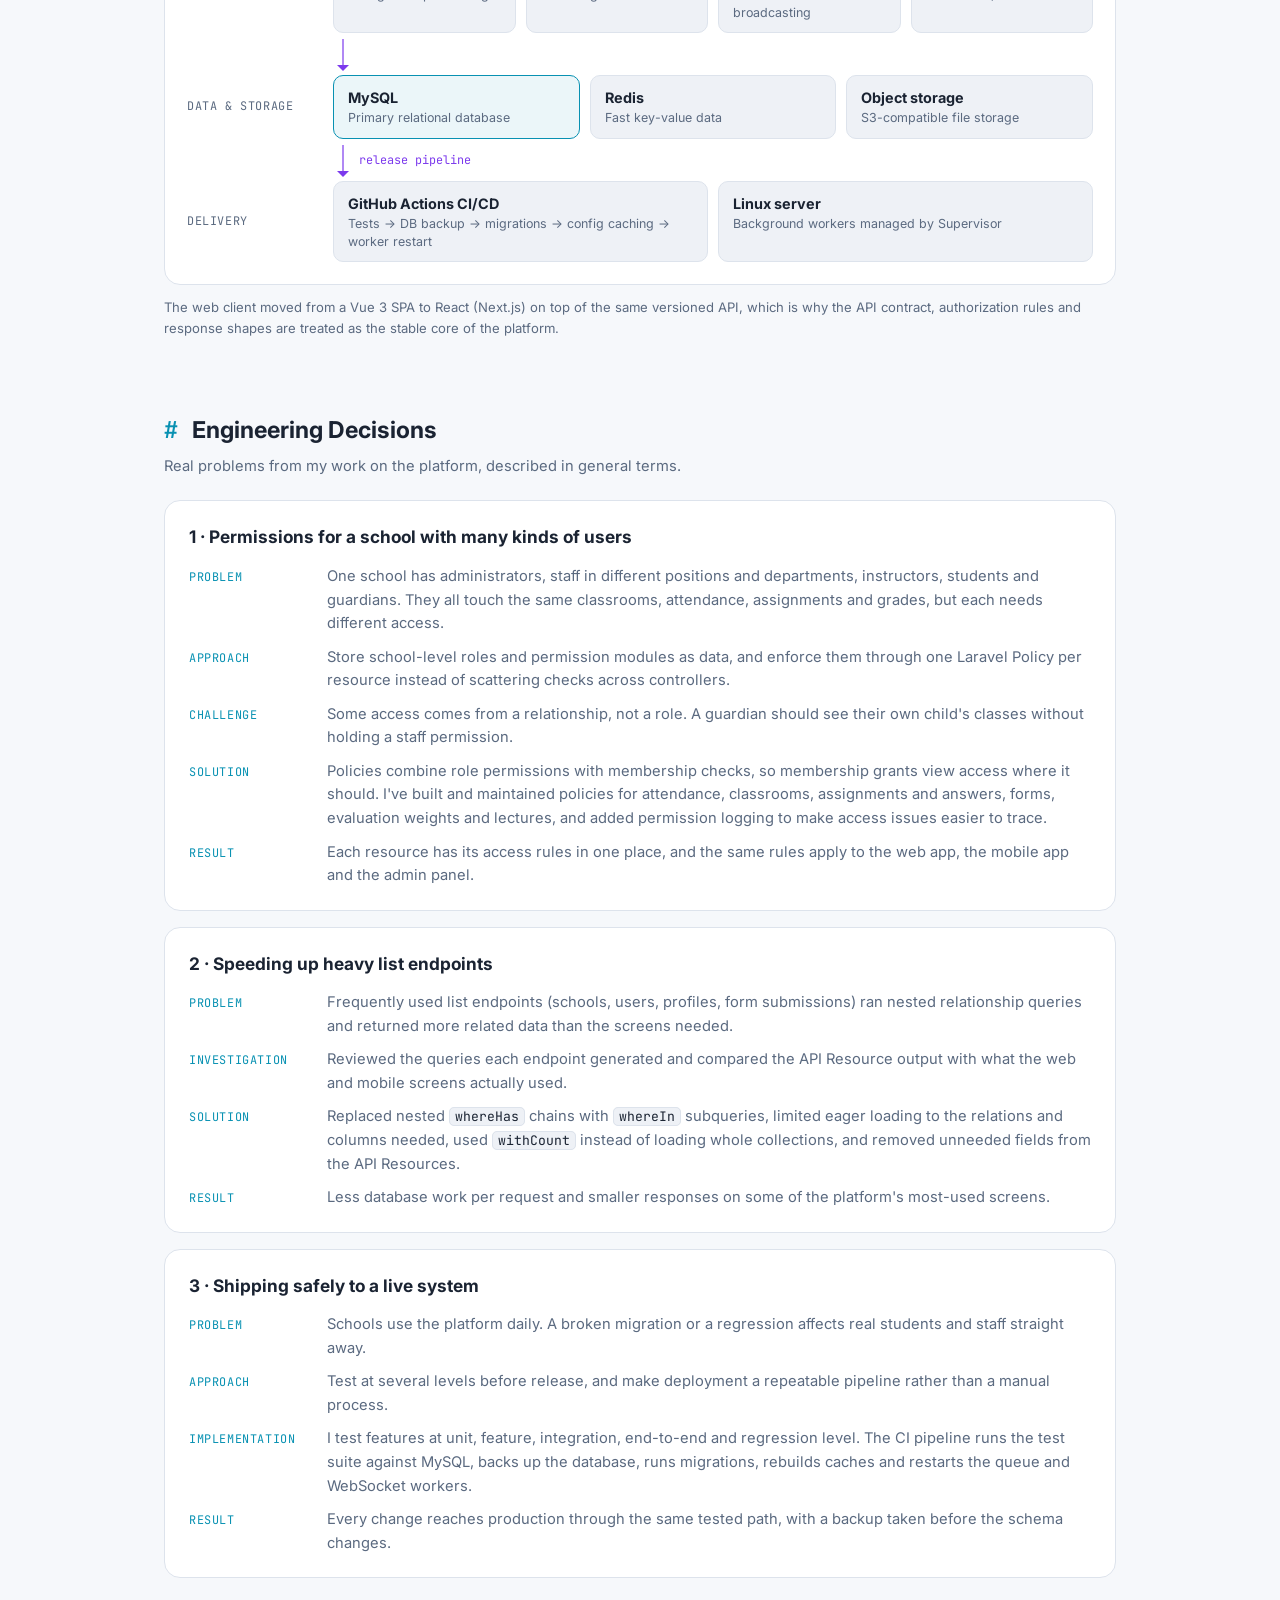
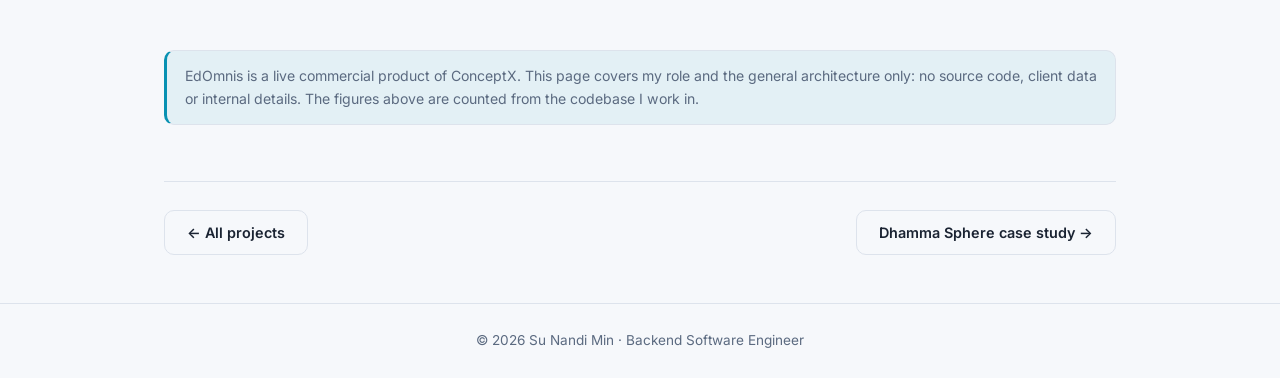
<file: conceptx.html>
<!DOCTYPE html>
<html lang="en">
<head>
<meta charset="UTF-8">
<meta name="viewport" content="width=device-width, initial-scale=1.0">
<title>EdOmnis LMS &amp; SMS (ConceptX) — Case Study · Su Nandi Min</title>
<meta name="description" content="Case study: Su Nandi Min's backend work on EdOmnis by ConceptX, a production Learning Management and School Management platform. Laravel REST API serving a React (Next.js) web app and a React Native mobile app.">
<link rel="preconnect" href="https://fonts.googleapis.com">
<link href="https://fonts.googleapis.com/css2?family=Inter:wght@400;500;600;700;800&family=JetBrains+Mono:wght@400;600&display=swap" rel="stylesheet">
<link rel="stylesheet" href="case-study.css">
</head>
<body>

<nav><div class="container nav-inner">
  <a class="logo" href="index.html">su<span>.</span>nandi<span>.</span>min</a>
  <div class="nav-right">
    <a class="back" href="index.html#projects">← Back to projects</a>
    <button class="theme-toggle" id="themeToggle" aria-label="Toggle dark/light mode" title="Toggle theme">🌙</button>
  </div>
</div></nav>

<header class="top"><div class="container">
  <p class="kicker">Case study · Production project · ConceptX</p>
  <h1>EdOmnis <span class="grad">LMS &amp; School Management System</span></h1>
  <p class="lede">A production platform that schools use every day for learning, assessment, attendance, administration, inventory and reporting. One Laravel REST API serves the React (Next.js) web app at edomnis.com, a React Native mobile app for guardians and instructors, and an admin panel.</p>
  <div class="btns">
    <a class="btn btn-primary" href="https://edomnis.com" target="_blank" rel="noopener">Live platform ↗</a>
    <a class="btn btn-outline" href="index.html#contact">Discuss this project</a>
  </div>
  <div class="meta-grid">
    <div class="meta"><span>Role</span><b>Backend Developer</b></div>
    <div class="meta"><span>Duration</span><b>Jan 2023 — Present</b></div>
    <div class="meta"><span>Backend</span><b>Laravel · PHP 8 · MySQL · Passport</b></div>
    <div class="meta"><span>Clients</span><b>React (Next.js) web · React Native mobile</b></div>
  </div>
</div></header>

<main class="container">

  <section>
    <div class="metrics">
      <div class="metric"><b>1,100+</b><span>commits I've made to the current backend — the 2nd most active of 24 contributors</span></div>
      <div class="metric"><b>3+ yrs</b><span>on the platform: the original Laravel 8 LMS, then the new Laravel 11 system</span></div>
      <div class="metric"><b>280+</b><span>Eloquent models in the backend I work in</span></div>
      <div class="metric"><b>370+</b><span>automated test files that CI runs before every deploy</span></div>
    </div>
  </section>

  <section>
    <h2>Overview</h2>
    <div class="prose">
      <p>EdOmnis, built by <b>ConceptX</b>, started as a <b>Learning Management System</b> (courses, content, exams) and grew into a full <b>School Management System</b>. I joined in January 2023 and worked on the original Laravel 8 LMS. Since mid-2024 I've worked on its successor, an API-only <b>Laravel 11</b> backend with versioned REST endpoints under <code class="mono">/api/v1</code>.</p>
      <p>The web client has also been rebuilt: the earlier <b>Vue 3</b> app has been replaced by a new <b>React (Next.js)</b> app, which is the production web app at <a href="https://edomnis.com" target="_blank" rel="noopener">edomnis.com</a>. Both generations of the web app, the mobile app and the admin panel talk to the same versioned API.</p>
      <p>Most of my work is on the backend: turning school requirements into database structures, APIs and permission rules that the web app, the mobile app and the admin panel all share.</p>
    </div>
  </section>

  <section>
    <h2>Platform Modules</h2>
    <p class="note">The areas the platform covers, described in general terms. I've built and maintained features across most of them.</p>
    <div class="card-grid">
      <div class="feature"><h3>Learning management</h3><p>Courses, lessons and content, assignments and assessments.</p></div>
      <div class="feature"><h3>School management</h3><p>Schools, campuses, classrooms, sections, intakes and timetables.</p></div>
      <div class="feature"><h3>Attendance</h3><p>Daily attendance with check-in / check-out tracking.</p></div>
      <div class="feature"><h3>Grading &amp; report cards</h3><p>Evaluation weights, grading, report cards and student conduct.</p></div>
      <div class="feature"><h3>Communication</h3><p>Announcements, staff messaging, push and email notifications.</p></div>
      <div class="feature"><h3>Fees &amp; payments</h3><p>Invoicing and payment transactions.</p></div>
      <div class="feature"><h3>Inventory</h3><p>Products, warehouses, stock, and purchase and sales orders.</p></div>
      <div class="feature"><h3>Reporting</h3><p>Dashboards and cached reports.</p></div>
      <div class="feature"><h3>Roles &amp; permissions</h3><p>School-level roles, permission modules and policy-based access control.</p></div>
    </div>
  </section>

  <section>
    <h2>My Responsibilities</h2>
    <ul class="check-list">
      <li><b>Database design</b> — design tables, relationships and naming conventions from business requirements.</li>
      <li><b>REST APIs</b> — design and build versioned endpoints for the web app and the mobile app.</li>
      <li><b>Auth &amp; permissions</b> — Passport authentication, school roles and Laravel Policies.</li>
      <li><b>Feature development</b> — across LMS, school management, attendance, assessment, inventory and reporting.</li>
      <li><b>Performance</b> — find slow endpoints and optimize their queries and response payloads.</li>
      <li><b>Testing</b> — unit, feature, integration, end-to-end and regression testing.</li>
      <li><b>Feature planning</b> — lead technical discussions and plan the implementation approach with the team.</li>
      <li><b>Mentoring</b> — explain approaches to junior developers and assign their tasks.</li>
      <li><b>Operations</b> — maintain servers and support deployments and production issues.</li>
      <li><b>Documentation &amp; training</b> — write technical docs and train users on the system.</li>
    </ul>
  </section>

  <section>
    <h2>From Requirement to Production</h2>
    <p class="note">How I take a feature from a request to a live release.</p>
    <ol class="flow">
      <li><b>Business requirements</b><small>Clarify the school's workflow, the users involved and the edge cases.</small></li>
      <li><b>Feature planning</b><small>Agree the approach with the team and split the work into tasks.</small></li>
      <li><b>Database design</b><small>Tables, relationships, constraints and indexes.</small></li>
      <li><b>REST API development</b><small>Routes, Form Request validation, policies, services and API Resources.</small></li>
      <li><b>Frontend integration</b><small>Agree the response contract with the web and mobile developers.</small></li>
      <li><b>Testing</b><small>Unit and feature tests, then integration, E2E and regression checks.</small></li>
      <li><b>Deployment</b><small>CI runs the test suite, then deploys and runs migrations.</small></li>
      <li><b>Documentation</b><small>Technical notes for the team and user training.</small></li>
    </ol>
  </section>

  <section>
    <h2>System Architecture</h2>
    <p class="note">A general view of the platform with no confidential details. The same API and authorization rules serve every client.</p>
    <div class="arch">
      <div class="tier"><div class="tier-label">Clients</div><div class="nodes">
        <div class="node"><b>Web app</b><small>React · Next.js · Tailwind CSS · edomnis.com</small></div>
        <div class="node"><b>Mobile app</b><small>React Native · Expo · TypeScript</small></div>
        <div class="node"><b>Admin panel</b><small>Filament (Laravel)</small></div>
        <div class="node"><b>Legacy web app</b><small>Vue 3 · Vue Router · Vuex · superseded by the React app</small></div>
      </div></div>
      <div class="arch-link"><div class="spacer"></div><span>HTTPS · JSON · OAuth2 bearer tokens · /api/v1</span></div>
      <div class="tier"><div class="tier-label">Laravel API</div><div class="nodes">
        <div class="node"><b>Auth &amp; middleware</b><small>Laravel Passport</small></div>
        <div class="node"><b>Validation</b><small>Form Requests</small></div>
        <div class="node hl"><b>Authorization</b><small>School roles · Policies · Gates</small></div>
        <div class="node"><b>Controllers → Services</b><small>Business logic in a service layer</small></div>
        <div class="node"><b>API Resources</b><small>Consistent JSON responses</small></div>
      </div></div>
      <div class="arch-link"><div class="spacer"></div><span></span></div>
      <div class="tier"><div class="tier-label">Async &amp; real-time</div><div class="nodes">
        <div class="node"><b>Queued jobs</b><small>Background processing</small></div>
        <div class="node"><b>Scheduler</b><small>Recurring tasks</small></div>
        <div class="node"><b>WebSockets</b><small>Laravel Reverb broadcasting</small></div>
        <div class="node"><b>Notifications</b><small>Push (FCM) and email</small></div>
      </div></div>
      <div class="arch-link"><div class="spacer"></div><span></span></div>
      <div class="tier"><div class="tier-label">Data &amp; storage</div><div class="nodes">
        <div class="node hl"><b>MySQL</b><small>Primary relational database</small></div>
        <div class="node"><b>Redis</b><small>Fast key-value data</small></div>
        <div class="node"><b>Object storage</b><small>S3-compatible file storage</small></div>
      </div></div>
      <div class="arch-link"><div class="spacer"></div><span>release pipeline</span></div>
      <div class="tier"><div class="tier-label">Delivery</div><div class="nodes">
        <div class="node"><b>GitHub Actions CI/CD</b><small>Tests → DB backup → migrations → config caching → worker restart</small></div>
        <div class="node"><b>Linux server</b><small>Background workers managed by Supervisor</small></div>
      </div></div>
    </div>
    <p class="arch-caption">The web client moved from a Vue 3 SPA to React (Next.js) on top of the same versioned API, which is why the API contract, authorization rules and response shapes are treated as the stable core of the platform.</p>
  </section>

  <section>
    <h2>Engineering Decisions</h2>
    <p class="note">Real problems from my work on the platform, described in general terms.</p>
    <div class="decisions">

      <article class="decision">
        <h3>1 · Permissions for a school with many kinds of users</h3>
        <dl>
          <dt>Problem</dt><dd>One school has administrators, staff in different positions and departments, instructors, students and guardians. They all touch the same classrooms, attendance, assignments and grades, but each needs different access.</dd>
          <dt>Approach</dt><dd>Store school-level roles and permission modules as data, and enforce them through one Laravel Policy per resource instead of scattering checks across controllers.</dd>
          <dt>Challenge</dt><dd>Some access comes from a relationship, not a role. A guardian should see their own child's classes without holding a staff permission.</dd>
          <dt>Solution</dt><dd>Policies combine role permissions with membership checks, so membership grants view access where it should. I've built and maintained policies for attendance, classrooms, assignments and answers, forms, evaluation weights and lectures, and added permission logging to make access issues easier to trace.</dd>
          <dt>Result</dt><dd>Each resource has its access rules in one place, and the same rules apply to the web app, the mobile app and the admin panel.</dd>
        </dl>
      </article>

      <article class="decision">
        <h3>2 · Speeding up heavy list endpoints</h3>
        <dl>
          <dt>Problem</dt><dd>Frequently used list endpoints (schools, users, profiles, form submissions) ran nested relationship queries and returned more related data than the screens needed.</dd>
          <dt>Investigation</dt><dd>Reviewed the queries each endpoint generated and compared the API Resource output with what the web and mobile screens actually used.</dd>
          <dt>Solution</dt><dd>Replaced nested <code>whereHas</code> chains with <code>whereIn</code> subqueries, limited eager loading to the relations and columns needed, used <code>withCount</code> instead of loading whole collections, and removed unneeded fields from the API Resources.</dd>
          <dt>Result</dt><dd>Less database work per request and smaller responses on some of the platform's most-used screens.</dd>
        </dl>
      </article>

      <article class="decision">
        <h3>3 · Shipping safely to a live system</h3>
        <dl>
          <dt>Problem</dt><dd>Schools use the platform daily. A broken migration or a regression affects real students and staff straight away.</dd>
          <dt>Approach</dt><dd>Test at several levels before release, and make deployment a repeatable pipeline rather than a manual process.</dd>
          <dt>Implementation</dt><dd>I test features at unit, feature, integration, end-to-end and regression level. The CI pipeline runs the test suite against MySQL, backs up the database, runs migrations, rebuilds caches and restarts the queue and WebSocket workers.</dd>
          <dt>Result</dt><dd>Every change reaches production through the same tested path, with a backup taken before the schema changes.</dd>
        </dl>
      </article>

    </div>
  </section>

  <section>
    <div class="callout">EdOmnis is a live commercial product of ConceptX. This page covers my role and the general architecture only: no source code, client data or internal details. The figures above are counted from the codebase I work in.</div>
  </section>

  <div class="pager">
    <a class="btn btn-outline" href="index.html#projects">← All projects</a>
    <a class="btn btn-outline" href="dhamma-sphere.html">Dhamma Sphere case study →</a>
  </div>

</main>

<footer><div class="container">© 2026 Su Nandi Min · Backend Software Engineer</div></footer>

<script>
const toggle=document.getElementById('themeToggle');
const root=document.documentElement;
function setTheme(t){
  root.setAttribute('data-theme',t);
  toggle.textContent=t==='light'?'☀️':'🌙';
  try{localStorage.setItem('theme',t)}catch(e){}
}
let saved=null;
try{saved=localStorage.getItem('theme')}catch(e){}
setTheme(saved||(window.matchMedia('(prefers-color-scheme: light)').matches?'light':'dark'));
toggle.addEventListener('click',()=>setTheme(root.getAttribute('data-theme')==='light'?'dark':'light'));
</script>
</body>
</html>
</file>
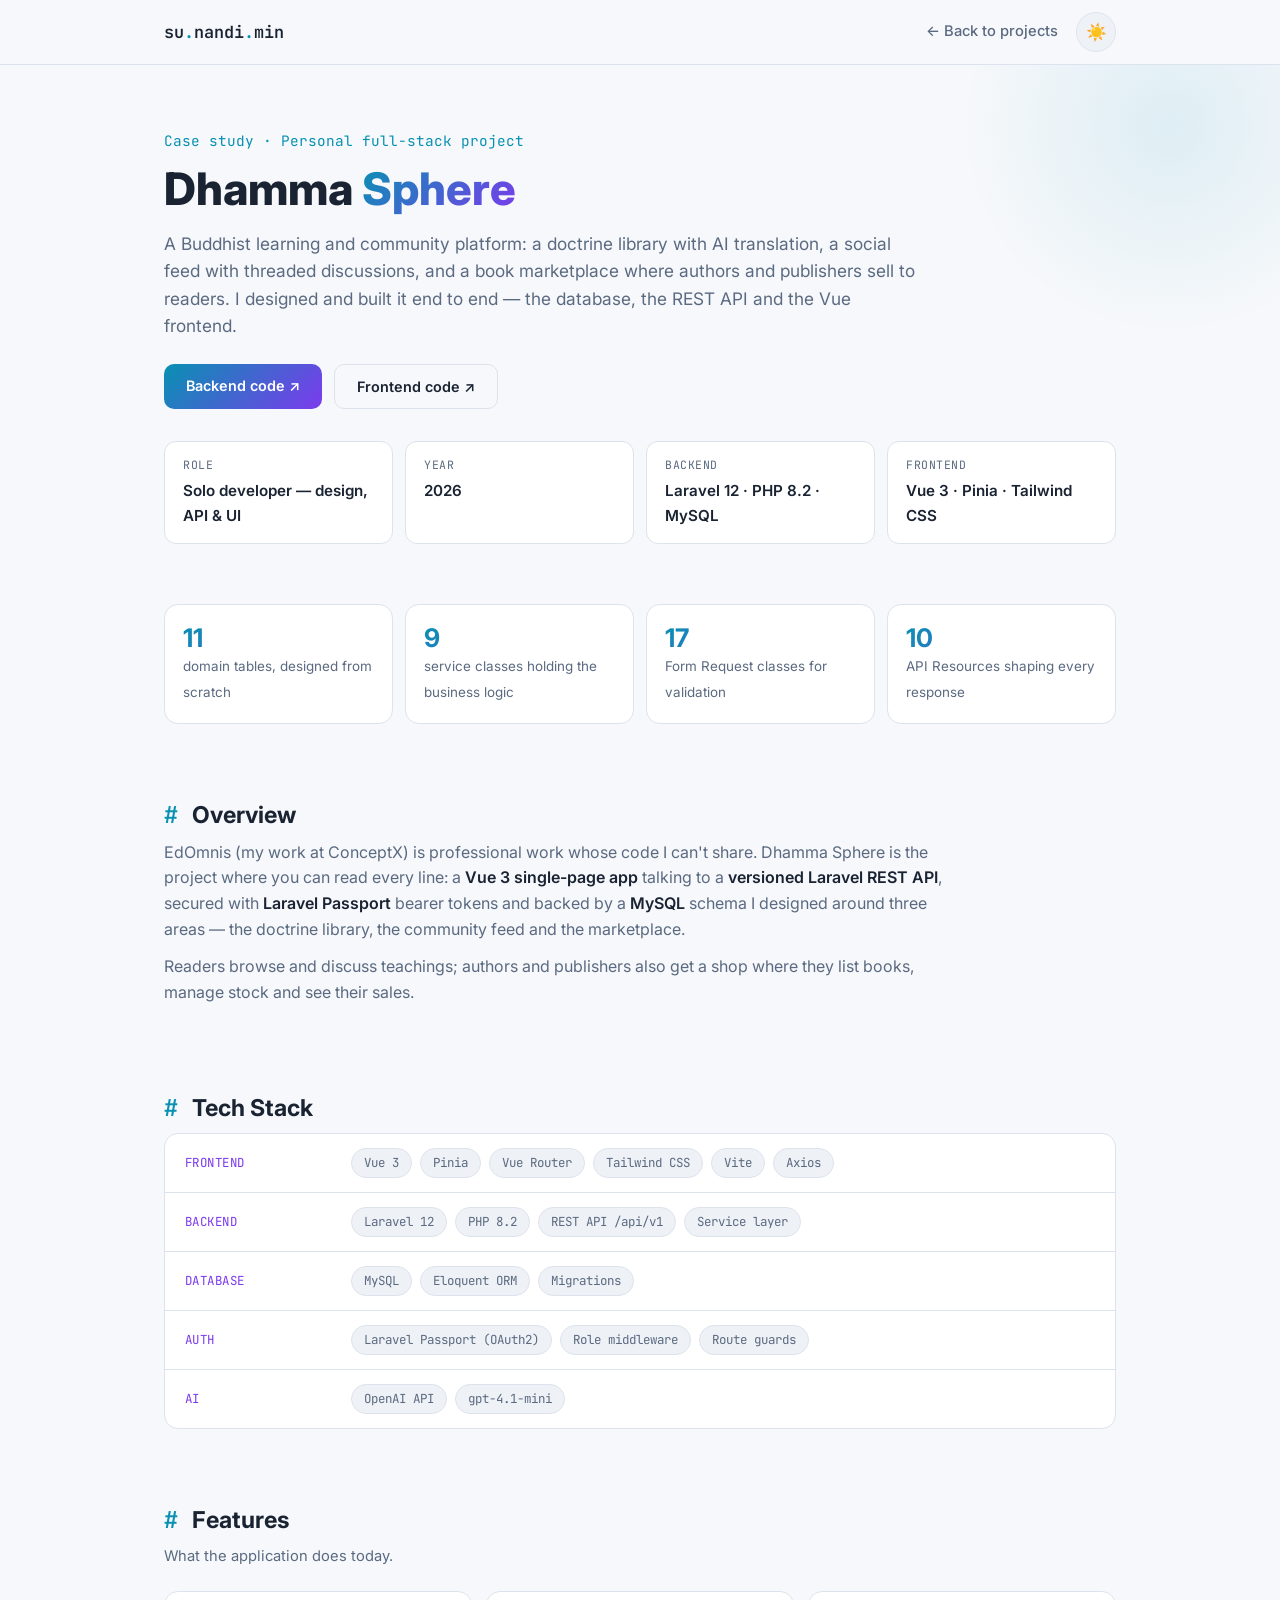
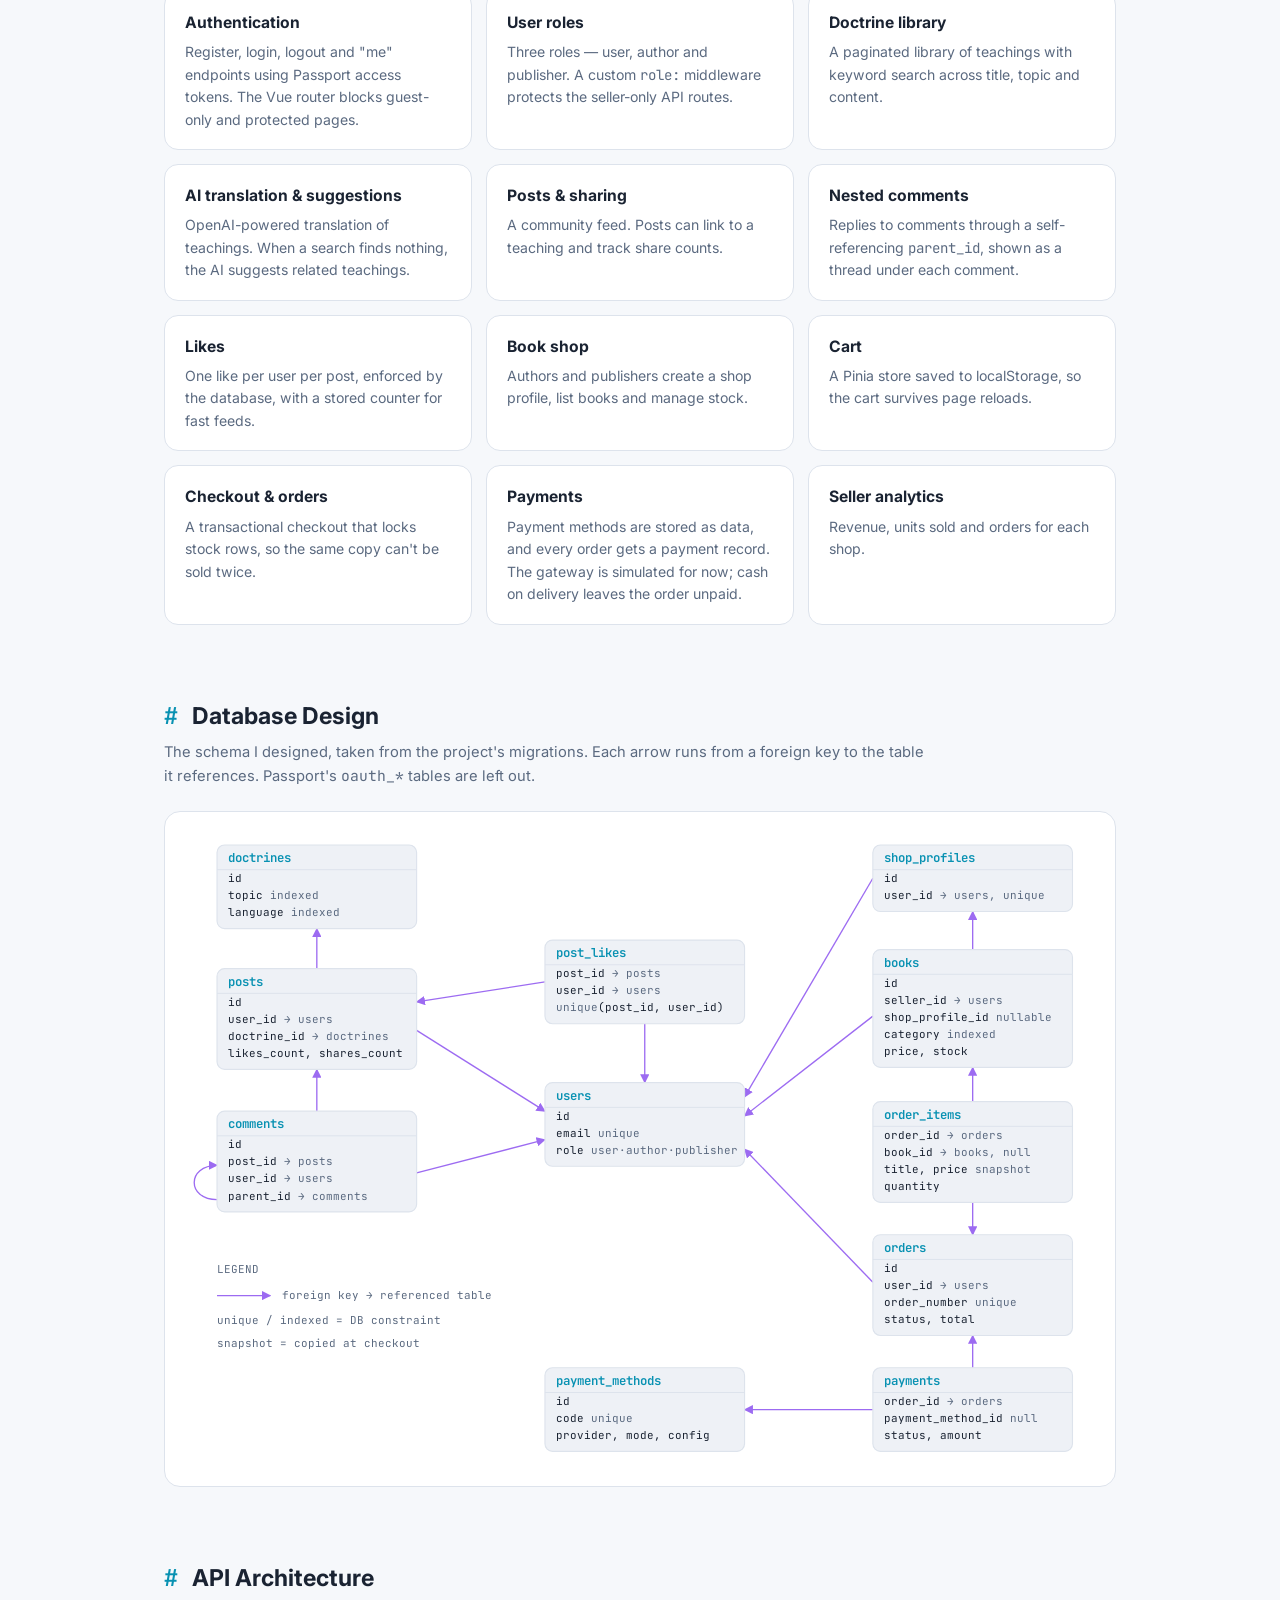
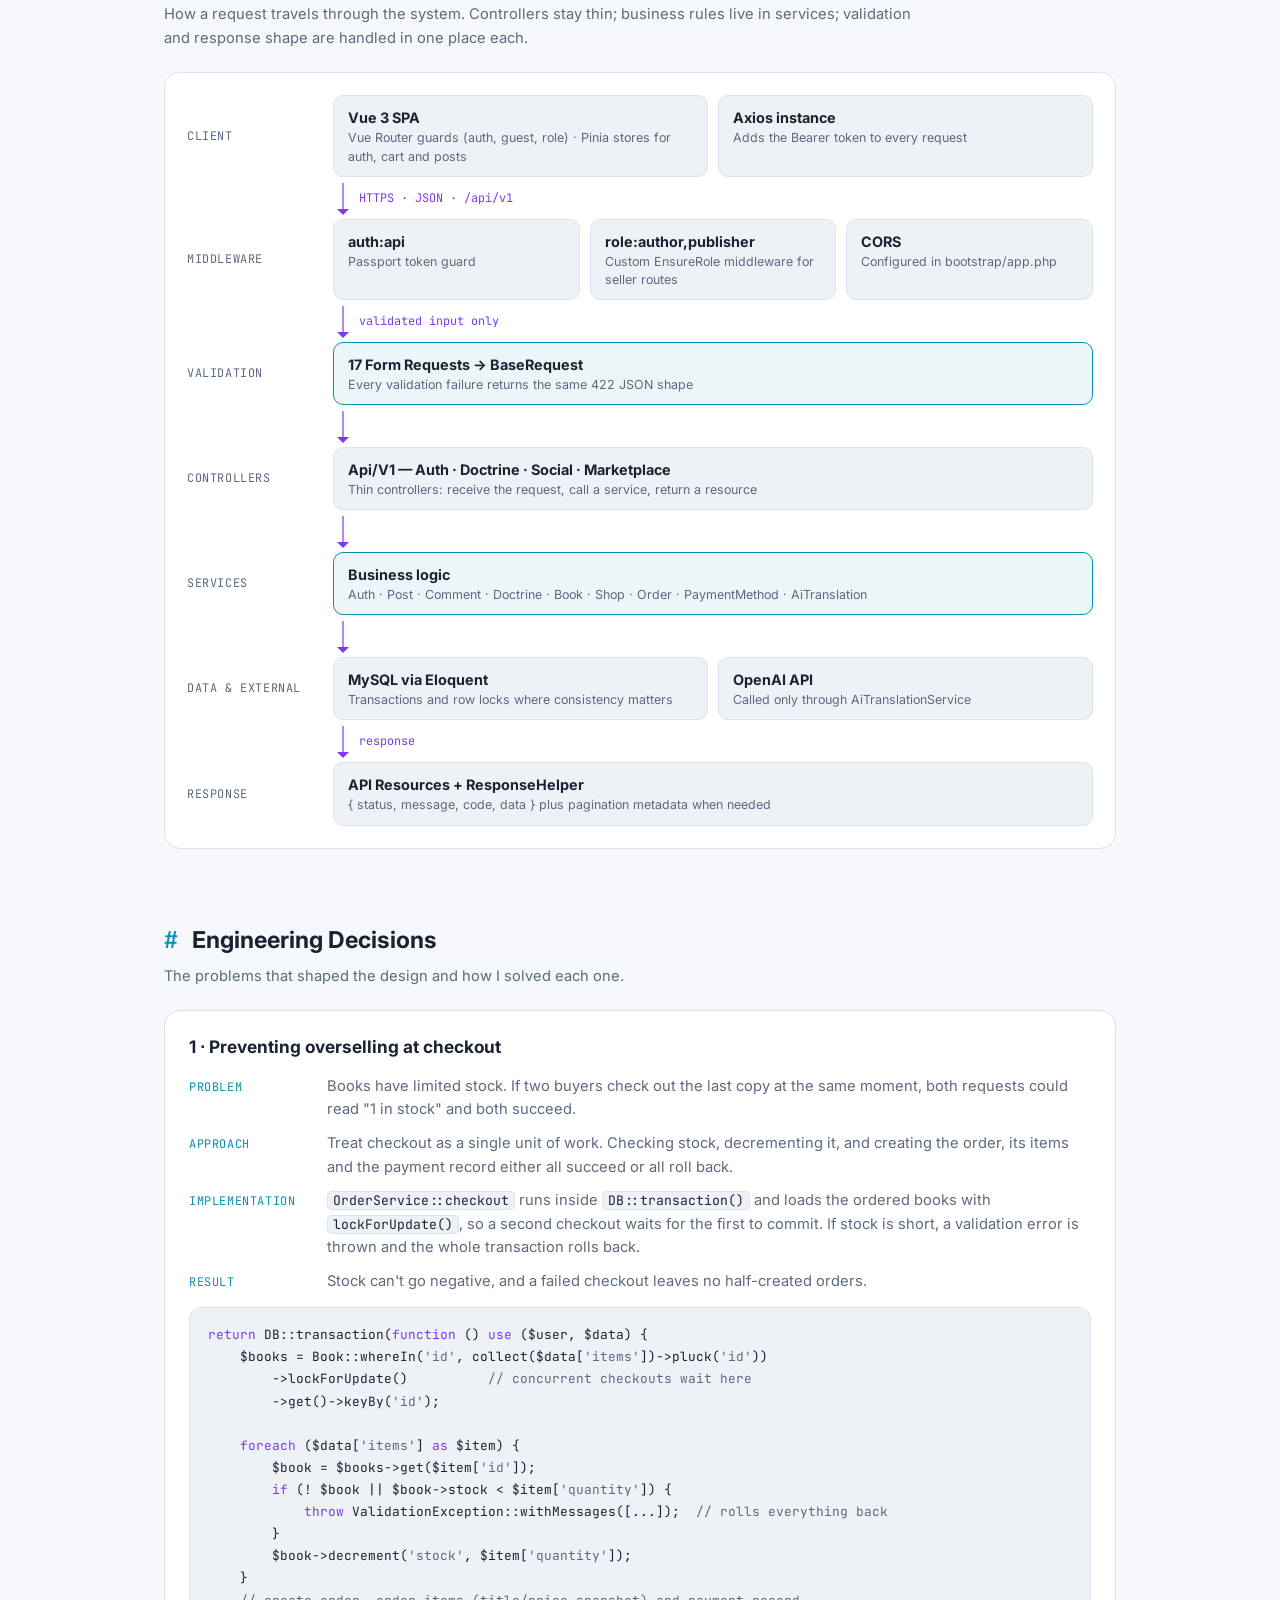
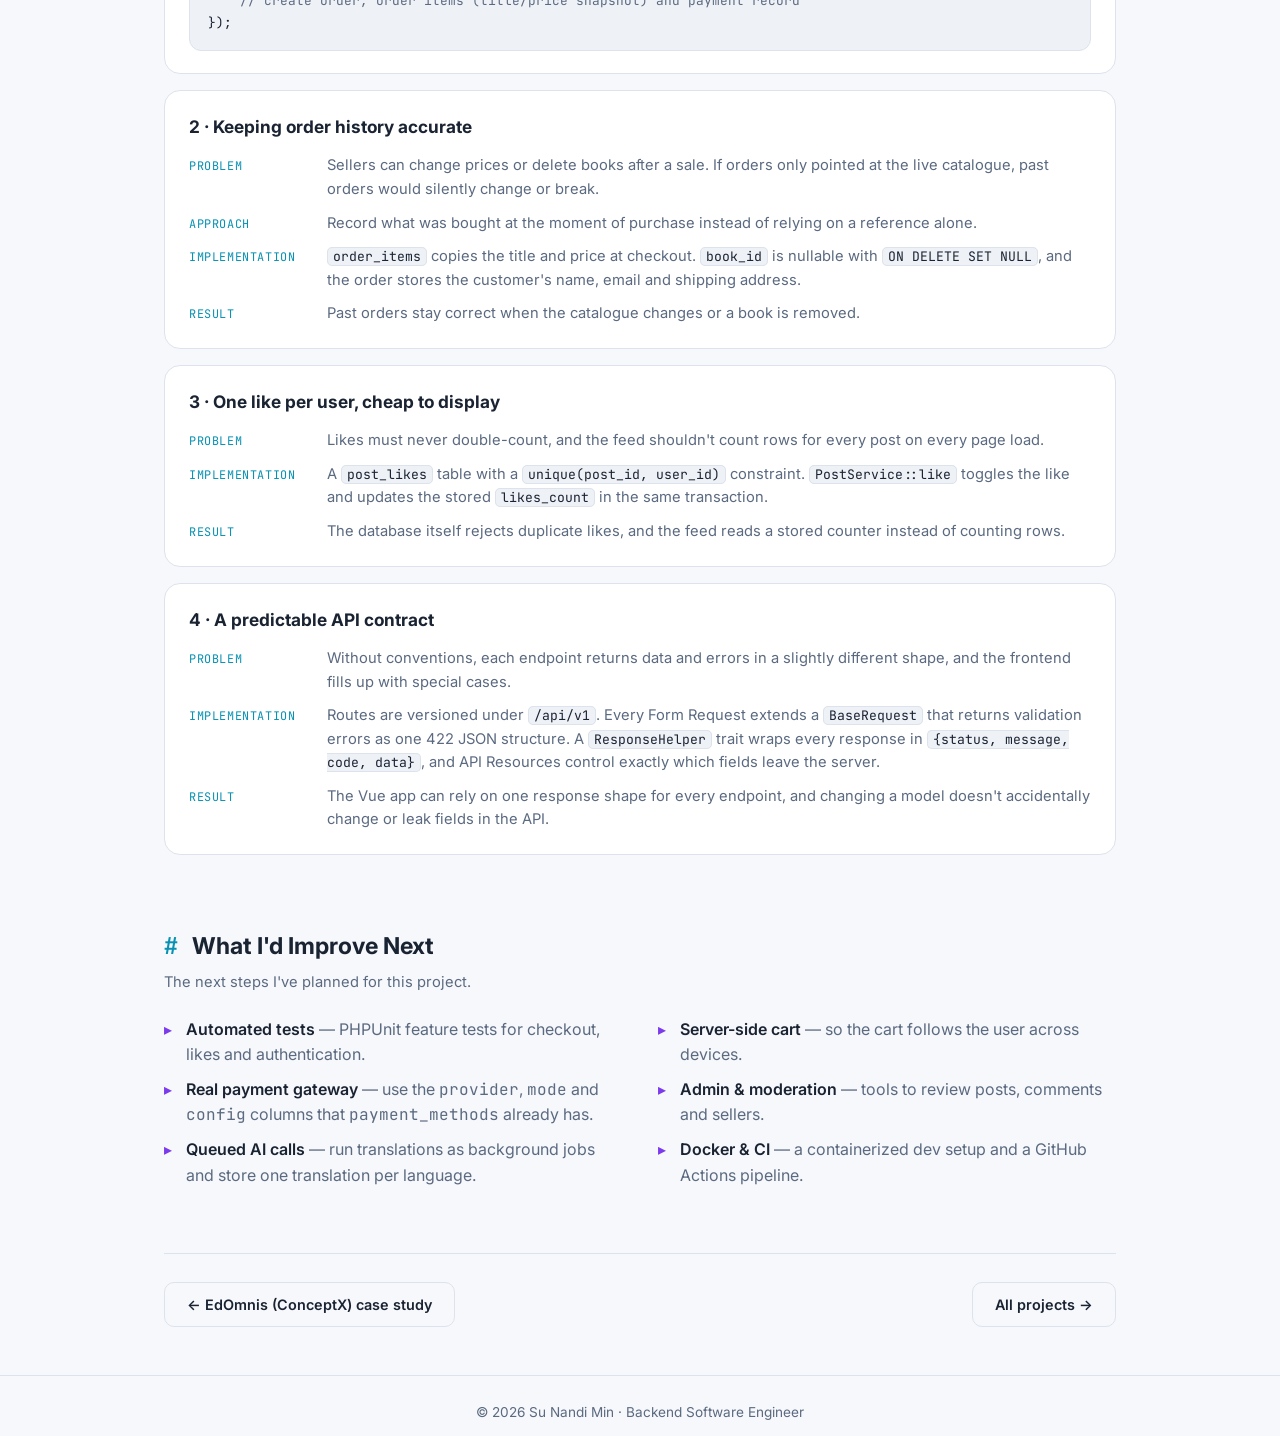
<file: dhamma-sphere.html>
<!DOCTYPE html>
<html lang="en">
<head>
<meta charset="UTF-8">
<meta name="viewport" content="width=device-width, initial-scale=1.0">
<title>Dhamma Sphere — Case Study · Su Nandi Min</title>
<meta name="description" content="Case study: Dhamma Sphere, a full-stack Vue 3 + Laravel 12 platform designed and built by Su Nandi Min — database design, REST API architecture and engineering decisions.">
<link rel="preconnect" href="https://fonts.googleapis.com">
<link href="https://fonts.googleapis.com/css2?family=Inter:wght@400;500;600;700;800&family=JetBrains+Mono:wght@400;600&display=swap" rel="stylesheet">
<link rel="stylesheet" href="case-study.css">
</head>
<body>

<nav><div class="container nav-inner">
  <a class="logo" href="index.html">su<span>.</span>nandi<span>.</span>min</a>
  <div class="nav-right">
    <a class="back" href="index.html#projects">← Back to projects</a>
    <button class="theme-toggle" id="themeToggle" aria-label="Toggle dark/light mode" title="Toggle theme">🌙</button>
  </div>
</div></nav>

<header class="top"><div class="container">
  <p class="kicker">Case study · Personal full-stack project</p>
  <h1>Dhamma <span class="grad">Sphere</span></h1>
  <p class="lede">A Buddhist learning and community platform: a doctrine library with AI translation, a social feed with threaded discussions, and a book marketplace where authors and publishers sell to readers. I designed and built it end to end — the database, the REST API and the Vue frontend.</p>
  <div class="btns">
    <a class="btn btn-primary" href="https://github.com/SuNandiMin/dhamma-sphere-backend" target="_blank" rel="noopener">Backend code ↗</a>
    <a class="btn btn-outline" href="https://github.com/SuNandiMin/dhamma-sphere" target="_blank" rel="noopener">Frontend code ↗</a>
  </div>
  <div class="meta-grid">
    <div class="meta"><span>Role</span><b>Solo developer — design, API &amp; UI</b></div>
    <div class="meta"><span>Year</span><b>2026</b></div>
    <div class="meta"><span>Backend</span><b>Laravel 12 · PHP 8.2 · MySQL</b></div>
    <div class="meta"><span>Frontend</span><b>Vue 3 · Pinia · Tailwind CSS</b></div>
  </div>
</div></header>

<main class="container">

  <section>
    <div class="metrics">
      <div class="metric"><b>11</b><span>domain tables, designed from scratch</span></div>
      <div class="metric"><b>9</b><span>service classes holding the business logic</span></div>
      <div class="metric"><b>17</b><span>Form Request classes for validation</span></div>
      <div class="metric"><b>10</b><span>API Resources shaping every response</span></div>
    </div>
  </section>

  <section>
    <h2>Overview</h2>
    <div class="prose">
      <p>EdOmnis (my work at ConceptX) is professional work whose code I can't share. Dhamma Sphere is the project where you can read every line: a <b>Vue 3 single-page app</b> talking to a <b>versioned Laravel REST API</b>, secured with <b>Laravel Passport</b> bearer tokens and backed by a <b>MySQL</b> schema I designed around three areas — the doctrine library, the community feed and the marketplace.</p>
      <p>Readers browse and discuss teachings; authors and publishers also get a shop where they list books, manage stock and see their sales.</p>
    </div>
  </section>

  <section>
    <h2>Tech Stack</h2>
    <div class="stack">
      <div class="stack-row"><span>Frontend</span><div class="tags"><span class="tag">Vue 3</span><span class="tag">Pinia</span><span class="tag">Vue Router</span><span class="tag">Tailwind CSS</span><span class="tag">Vite</span><span class="tag">Axios</span></div></div>
      <div class="stack-row"><span>Backend</span><div class="tags"><span class="tag">Laravel 12</span><span class="tag">PHP 8.2</span><span class="tag">REST API /api/v1</span><span class="tag">Service layer</span></div></div>
      <div class="stack-row"><span>Database</span><div class="tags"><span class="tag">MySQL</span><span class="tag">Eloquent ORM</span><span class="tag">Migrations</span></div></div>
      <div class="stack-row"><span>Auth</span><div class="tags"><span class="tag">Laravel Passport (OAuth2)</span><span class="tag">Role middleware</span><span class="tag">Route guards</span></div></div>
      <div class="stack-row"><span>AI</span><div class="tags"><span class="tag">OpenAI API</span><span class="tag">gpt-4.1-mini</span></div></div>
    </div>
  </section>

  <section>
    <h2>Features</h2>
    <p class="note">What the application does today.</p>
    <div class="card-grid">
      <div class="feature"><h3>Authentication</h3><p>Register, login, logout and "me" endpoints using Passport access tokens. The Vue router blocks guest-only and protected pages.</p></div>
      <div class="feature"><h3>User roles</h3><p>Three roles — user, author and publisher. A custom <code class="mono">role:</code> middleware protects the seller-only API routes.</p></div>
      <div class="feature"><h3>Doctrine library</h3><p>A paginated library of teachings with keyword search across title, topic and content.</p></div>
      <div class="feature"><h3>AI translation &amp; suggestions</h3><p>OpenAI-powered translation of teachings. When a search finds nothing, the AI suggests related teachings.</p></div>
      <div class="feature"><h3>Posts &amp; sharing</h3><p>A community feed. Posts can link to a teaching and track share counts.</p></div>
      <div class="feature"><h3>Nested comments</h3><p>Replies to comments through a self-referencing <code class="mono">parent_id</code>, shown as a thread under each comment.</p></div>
      <div class="feature"><h3>Likes</h3><p>One like per user per post, enforced by the database, with a stored counter for fast feeds.</p></div>
      <div class="feature"><h3>Book shop</h3><p>Authors and publishers create a shop profile, list books and manage stock.</p></div>
      <div class="feature"><h3>Cart</h3><p>A Pinia store saved to localStorage, so the cart survives page reloads.</p></div>
      <div class="feature"><h3>Checkout &amp; orders</h3><p>A transactional checkout that locks stock rows, so the same copy can't be sold twice.</p></div>
      <div class="feature"><h3>Payments</h3><p>Payment methods are stored as data, and every order gets a payment record. The gateway is simulated for now; cash on delivery leaves the order unpaid.</p></div>
      <div class="feature"><h3>Seller analytics</h3><p>Revenue, units sold and orders for each shop.</p></div>
    </div>
  </section>

  <section>
    <h2>Database Design</h2>
    <p class="note">The schema I designed, taken from the project's migrations. Each arrow runs from a foreign key to the table it references. Passport's <code class="mono">oauth_*</code> tables are left out.</p>
    <div class="er" role="img" aria-label="Entity relationship diagram of the Dhamma Sphere database: users at the centre; posts, comments and post_likes on the community side; shop_profiles, books, orders, order_items, payments and payment_methods on the marketplace side.">
      <svg viewBox="0 0 970 680" xmlns="http://www.w3.org/2000/svg">
        <defs>
          <marker id="fk" viewBox="0 0 10 10" refX="9" refY="5" markerWidth="7" markerHeight="7" orient="auto-start-reverse">
            <path class="er-arrow" d="M0,0 L10,5 L0,10 z"/>
          </marker>
        </defs>

        <!-- relationships (drawn first so boxes sit on top) -->
        <g marker-end="url(#fk)">
          <path class="er-link" d="M145,150 L145,108"/>
          <path class="er-link" d="M250,215 L385,300"/>
          <path class="er-link" d="M145,300 L145,256"/>
          <path class="er-link" d="M250,365 L385,330"/>
          <path class="er-link" d="M40,393 C8,393 8,357 40,357"/>
          <path class="er-link" d="M385,164 L250,185"/>
          <path class="er-link" d="M490,208 L490,270"/>
          <path class="er-link" d="M730,55 L595,285"/>
          <path class="er-link" d="M730,200 L595,305"/>
          <path class="er-link" d="M835,130 L835,90"/>
          <path class="er-link" d="M835,290 L835,254"/>
          <path class="er-link" d="M835,396 L835,430"/>
          <path class="er-link" d="M730,480 L595,340"/>
          <path class="er-link" d="M835,570 L835,536"/>
          <path class="er-link" d="M730,614 L595,614"/>
        </g>

        <!-- doctrines -->
        <rect class="er-box" x="40" y="20" width="210" height="88" rx="8"/>
        <text class="er-title" x="52" y="38">doctrines</text>
        <line class="er-div" x1="40" y1="46" x2="250" y2="46"/>
        <text class="er-row" x="52" y="59">id</text>
        <text class="er-row" x="52" y="77">topic<tspan class="ann"> indexed</tspan></text>
        <text class="er-row" x="52" y="95">language<tspan class="ann"> indexed</tspan></text>

        <!-- posts -->
        <rect class="er-box" x="40" y="150" width="210" height="106" rx="8"/>
        <text class="er-title" x="52" y="168">posts</text>
        <line class="er-div" x1="40" y1="176" x2="250" y2="176"/>
        <text class="er-row" x="52" y="189">id</text>
        <text class="er-row" x="52" y="207">user_id<tspan class="ann"> → users</tspan></text>
        <text class="er-row" x="52" y="225">doctrine_id<tspan class="ann"> → doctrines</tspan></text>
        <text class="er-row" x="52" y="243">likes_count, shares_count</text>

        <!-- comments -->
        <rect class="er-box" x="40" y="300" width="210" height="106" rx="8"/>
        <text class="er-title" x="52" y="318">comments</text>
        <line class="er-div" x1="40" y1="326" x2="250" y2="326"/>
        <text class="er-row" x="52" y="339">id</text>
        <text class="er-row" x="52" y="357">post_id<tspan class="ann"> → posts</tspan></text>
        <text class="er-row" x="52" y="375">user_id<tspan class="ann"> → users</tspan></text>
        <text class="er-row" x="52" y="393">parent_id<tspan class="ann"> → comments</tspan></text>

        <!-- post_likes -->
        <rect class="er-box" x="385" y="120" width="210" height="88" rx="8"/>
        <text class="er-title" x="397" y="138">post_likes</text>
        <line class="er-div" x1="385" y1="146" x2="595" y2="146"/>
        <text class="er-row" x="397" y="159">post_id<tspan class="ann"> → posts</tspan></text>
        <text class="er-row" x="397" y="177">user_id<tspan class="ann"> → users</tspan></text>
        <text class="er-row" x="397" y="195"><tspan class="ann">unique</tspan>(post_id, user_id)</text>

        <!-- users -->
        <rect class="er-box" x="385" y="270" width="210" height="88" rx="8"/>
        <text class="er-title" x="397" y="288">users</text>
        <line class="er-div" x1="385" y1="296" x2="595" y2="296"/>
        <text class="er-row" x="397" y="309">id</text>
        <text class="er-row" x="397" y="327">email<tspan class="ann"> unique</tspan></text>
        <text class="er-row" x="397" y="345">role<tspan class="ann"> user·author·publisher</tspan></text>

        <!-- payment_methods -->
        <rect class="er-box" x="385" y="570" width="210" height="88" rx="8"/>
        <text class="er-title" x="397" y="588">payment_methods</text>
        <line class="er-div" x1="385" y1="596" x2="595" y2="596"/>
        <text class="er-row" x="397" y="609">id</text>
        <text class="er-row" x="397" y="627">code<tspan class="ann"> unique</tspan></text>
        <text class="er-row" x="397" y="645">provider, mode, config</text>

        <!-- shop_profiles -->
        <rect class="er-box" x="730" y="20" width="210" height="70" rx="8"/>
        <text class="er-title" x="742" y="38">shop_profiles</text>
        <line class="er-div" x1="730" y1="46" x2="940" y2="46"/>
        <text class="er-row" x="742" y="59">id</text>
        <text class="er-row" x="742" y="77">user_id<tspan class="ann"> → users, unique</tspan></text>

        <!-- books -->
        <rect class="er-box" x="730" y="130" width="210" height="124" rx="8"/>
        <text class="er-title" x="742" y="148">books</text>
        <line class="er-div" x1="730" y1="156" x2="940" y2="156"/>
        <text class="er-row" x="742" y="169">id</text>
        <text class="er-row" x="742" y="187">seller_id<tspan class="ann"> → users</tspan></text>
        <text class="er-row" x="742" y="205">shop_profile_id<tspan class="ann"> nullable</tspan></text>
        <text class="er-row" x="742" y="223">category<tspan class="ann"> indexed</tspan></text>
        <text class="er-row" x="742" y="241">price, stock</text>

        <!-- order_items -->
        <rect class="er-box" x="730" y="290" width="210" height="106" rx="8"/>
        <text class="er-title" x="742" y="308">order_items</text>
        <line class="er-div" x1="730" y1="316" x2="940" y2="316"/>
        <text class="er-row" x="742" y="329">order_id<tspan class="ann"> → orders</tspan></text>
        <text class="er-row" x="742" y="347">book_id<tspan class="ann"> → books, null</tspan></text>
        <text class="er-row" x="742" y="365">title, price<tspan class="ann"> snapshot</tspan></text>
        <text class="er-row" x="742" y="383">quantity</text>

        <!-- orders -->
        <rect class="er-box" x="730" y="430" width="210" height="106" rx="8"/>
        <text class="er-title" x="742" y="448">orders</text>
        <line class="er-div" x1="730" y1="456" x2="940" y2="456"/>
        <text class="er-row" x="742" y="469">id</text>
        <text class="er-row" x="742" y="487">user_id<tspan class="ann"> → users</tspan></text>
        <text class="er-row" x="742" y="505">order_number<tspan class="ann"> unique</tspan></text>
        <text class="er-row" x="742" y="523">status, total</text>

        <!-- payments -->
        <rect class="er-box" x="730" y="570" width="210" height="88" rx="8"/>
        <text class="er-title" x="742" y="588">payments</text>
        <line class="er-div" x1="730" y1="596" x2="940" y2="596"/>
        <text class="er-row" x="742" y="609">order_id<tspan class="ann"> → orders</tspan></text>
        <text class="er-row" x="742" y="627">payment_method_id<tspan class="ann"> null</tspan></text>
        <text class="er-row" x="742" y="645">status, amount</text>

        <!-- legend -->
        <text class="er-row" x="40" y="470"><tspan class="ann">LEGEND</tspan></text>
        <path class="er-link" d="M40,494 L96,494" marker-end="url(#fk)"/>
        <text class="er-row" x="108" y="498"><tspan class="ann">foreign key → referenced table</tspan></text>
        <text class="er-row" x="40" y="524"><tspan class="ann">unique / indexed = DB constraint</tspan></text>
        <text class="er-row" x="40" y="548"><tspan class="ann">snapshot = copied at checkout</tspan></text>
      </svg>
    </div>
  </section>

  <section>
    <h2>API Architecture</h2>
    <p class="note">How a request travels through the system. Controllers stay thin; business rules live in services; validation and response shape are handled in one place each.</p>
    <div class="arch">
      <div class="tier"><div class="tier-label">Client</div><div class="nodes">
        <div class="node"><b>Vue 3 SPA</b><small>Vue Router guards (auth, guest, role) · Pinia stores for auth, cart and posts</small></div>
        <div class="node"><b>Axios instance</b><small>Adds the Bearer token to every request</small></div>
      </div></div>
      <div class="arch-link"><div class="spacer"></div><span>HTTPS · JSON · /api/v1</span></div>
      <div class="tier"><div class="tier-label">Middleware</div><div class="nodes">
        <div class="node"><b>auth:api</b><small>Passport token guard</small></div>
        <div class="node"><b>role:author,publisher</b><small>Custom EnsureRole middleware for seller routes</small></div>
        <div class="node"><b>CORS</b><small>Configured in bootstrap/app.php</small></div>
      </div></div>
      <div class="arch-link"><div class="spacer"></div><span>validated input only</span></div>
      <div class="tier"><div class="tier-label">Validation</div><div class="nodes">
        <div class="node hl"><b>17 Form Requests → BaseRequest</b><small>Every validation failure returns the same 422 JSON shape</small></div>
      </div></div>
      <div class="arch-link"><div class="spacer"></div><span></span></div>
      <div class="tier"><div class="tier-label">Controllers</div><div class="nodes">
        <div class="node"><b>Api/V1 — Auth · Doctrine · Social · Marketplace</b><small>Thin controllers: receive the request, call a service, return a resource</small></div>
      </div></div>
      <div class="arch-link"><div class="spacer"></div><span></span></div>
      <div class="tier"><div class="tier-label">Services</div><div class="nodes">
        <div class="node hl"><b>Business logic</b><small>Auth · Post · Comment · Doctrine · Book · Shop · Order · PaymentMethod · AiTranslation</small></div>
      </div></div>
      <div class="arch-link"><div class="spacer"></div><span></span></div>
      <div class="tier"><div class="tier-label">Data &amp; external</div><div class="nodes">
        <div class="node"><b>MySQL via Eloquent</b><small>Transactions and row locks where consistency matters</small></div>
        <div class="node"><b>OpenAI API</b><small>Called only through AiTranslationService</small></div>
      </div></div>
      <div class="arch-link"><div class="spacer"></div><span>response</span></div>
      <div class="tier"><div class="tier-label">Response</div><div class="nodes">
        <div class="node"><b>API Resources + ResponseHelper</b><small>{ status, message, code, data } plus pagination metadata when needed</small></div>
      </div></div>
    </div>
  </section>

  <section>
    <h2>Engineering Decisions</h2>
    <p class="note">The problems that shaped the design and how I solved each one.</p>
    <div class="decisions">

      <article class="decision">
        <h3>1 · Preventing overselling at checkout</h3>
        <dl>
          <dt>Problem</dt><dd>Books have limited stock. If two buyers check out the last copy at the same moment, both requests could read "1 in stock" and both succeed.</dd>
          <dt>Approach</dt><dd>Treat checkout as a single unit of work. Checking stock, decrementing it, and creating the order, its items and the payment record either all succeed or all roll back.</dd>
          <dt>Implementation</dt><dd><code>OrderService::checkout</code> runs inside <code>DB::transaction()</code> and loads the ordered books with <code>lockForUpdate()</code>, so a second checkout waits for the first to commit. If stock is short, a validation error is thrown and the whole transaction rolls back.</dd>
          <dt>Result</dt><dd>Stock can't go negative, and a failed checkout leaves no half-created orders.</dd>
        </dl>
<pre class="code"><code><span class="k">return</span> DB::transaction(<span class="k">function</span> () <span class="k">use</span> ($user, $data) {
    $books = Book::whereIn(<span class="c">'id'</span>, collect($data[<span class="c">'items'</span>])-&gt;pluck(<span class="c">'id'</span>))
        -&gt;lockForUpdate()          <span class="c">// concurrent checkouts wait here</span>
        -&gt;get()-&gt;keyBy(<span class="c">'id'</span>);

    <span class="k">foreach</span> ($data[<span class="c">'items'</span>] <span class="k">as</span> $item) {
        $book = $books-&gt;get($item[<span class="c">'id'</span>]);
        <span class="k">if</span> (! $book || $book-&gt;stock &lt; $item[<span class="c">'quantity'</span>]) {
            <span class="k">throw</span> ValidationException::withMessages([...]);  <span class="c">// rolls everything back</span>
        }
        $book-&gt;decrement(<span class="c">'stock'</span>, $item[<span class="c">'quantity'</span>]);
    }
    <span class="c">// create order, order items (title/price snapshot) and payment record</span>
});</code></pre>
      </article>

      <article class="decision">
        <h3>2 · Keeping order history accurate</h3>
        <dl>
          <dt>Problem</dt><dd>Sellers can change prices or delete books after a sale. If orders only pointed at the live catalogue, past orders would silently change or break.</dd>
          <dt>Approach</dt><dd>Record what was bought at the moment of purchase instead of relying on a reference alone.</dd>
          <dt>Implementation</dt><dd><code>order_items</code> copies the title and price at checkout. <code>book_id</code> is nullable with <code>ON DELETE SET NULL</code>, and the order stores the customer's name, email and shipping address.</dd>
          <dt>Result</dt><dd>Past orders stay correct when the catalogue changes or a book is removed.</dd>
        </dl>
      </article>

      <article class="decision">
        <h3>3 · One like per user, cheap to display</h3>
        <dl>
          <dt>Problem</dt><dd>Likes must never double-count, and the feed shouldn't count rows for every post on every page load.</dd>
          <dt>Implementation</dt><dd>A <code>post_likes</code> table with a <code>unique(post_id, user_id)</code> constraint. <code>PostService::like</code> toggles the like and updates the stored <code>likes_count</code> in the same transaction.</dd>
          <dt>Result</dt><dd>The database itself rejects duplicate likes, and the feed reads a stored counter instead of counting rows.</dd>
        </dl>
      </article>

      <article class="decision">
        <h3>4 · A predictable API contract</h3>
        <dl>
          <dt>Problem</dt><dd>Without conventions, each endpoint returns data and errors in a slightly different shape, and the frontend fills up with special cases.</dd>
          <dt>Implementation</dt><dd>Routes are versioned under <code>/api/v1</code>. Every Form Request extends a <code>BaseRequest</code> that returns validation errors as one 422 JSON structure. A <code>ResponseHelper</code> trait wraps every response in <code>{status, message, code, data}</code>, and API Resources control exactly which fields leave the server.</dd>
          <dt>Result</dt><dd>The Vue app can rely on one response shape for every endpoint, and changing a model doesn't accidentally change or leak fields in the API.</dd>
        </dl>
      </article>

    </div>
  </section>

  <section>
    <h2>What I'd Improve Next</h2>
    <p class="note">The next steps I've planned for this project.</p>
    <ul class="check-list">
      <li><b>Automated tests</b> — PHPUnit feature tests for checkout, likes and authentication.</li>
      <li><b>Real payment gateway</b> — use the <code class="mono">provider</code>, <code class="mono">mode</code> and <code class="mono">config</code> columns that <code class="mono">payment_methods</code> already has.</li>
      <li><b>Queued AI calls</b> — run translations as background jobs and store one translation per language.</li>
      <li><b>Server-side cart</b> — so the cart follows the user across devices.</li>
      <li><b>Admin &amp; moderation</b> — tools to review posts, comments and sellers.</li>
      <li><b>Docker &amp; CI</b> — a containerized dev setup and a GitHub Actions pipeline.</li>
    </ul>
  </section>

  <div class="pager">
    <a class="btn btn-outline" href="conceptx.html">← EdOmnis (ConceptX) case study</a>
    <a class="btn btn-outline" href="index.html#projects">All projects →</a>
  </div>

</main>

<footer><div class="container">© 2026 Su Nandi Min · Backend Software Engineer</div></footer>

<script>
const toggle=document.getElementById('themeToggle');
const root=document.documentElement;
function setTheme(t){
  root.setAttribute('data-theme',t);
  toggle.textContent=t==='light'?'☀️':'🌙';
  try{localStorage.setItem('theme',t)}catch(e){}
}
let saved=null;
try{saved=localStorage.getItem('theme')}catch(e){}
setTheme(saved||(window.matchMedia('(prefers-color-scheme: light)').matches?'light':'dark'));
toggle.addEventListener('click',()=>setTheme(root.getAttribute('data-theme')==='light'?'dark':'light'));
</script>
</body>
</html>
</file>
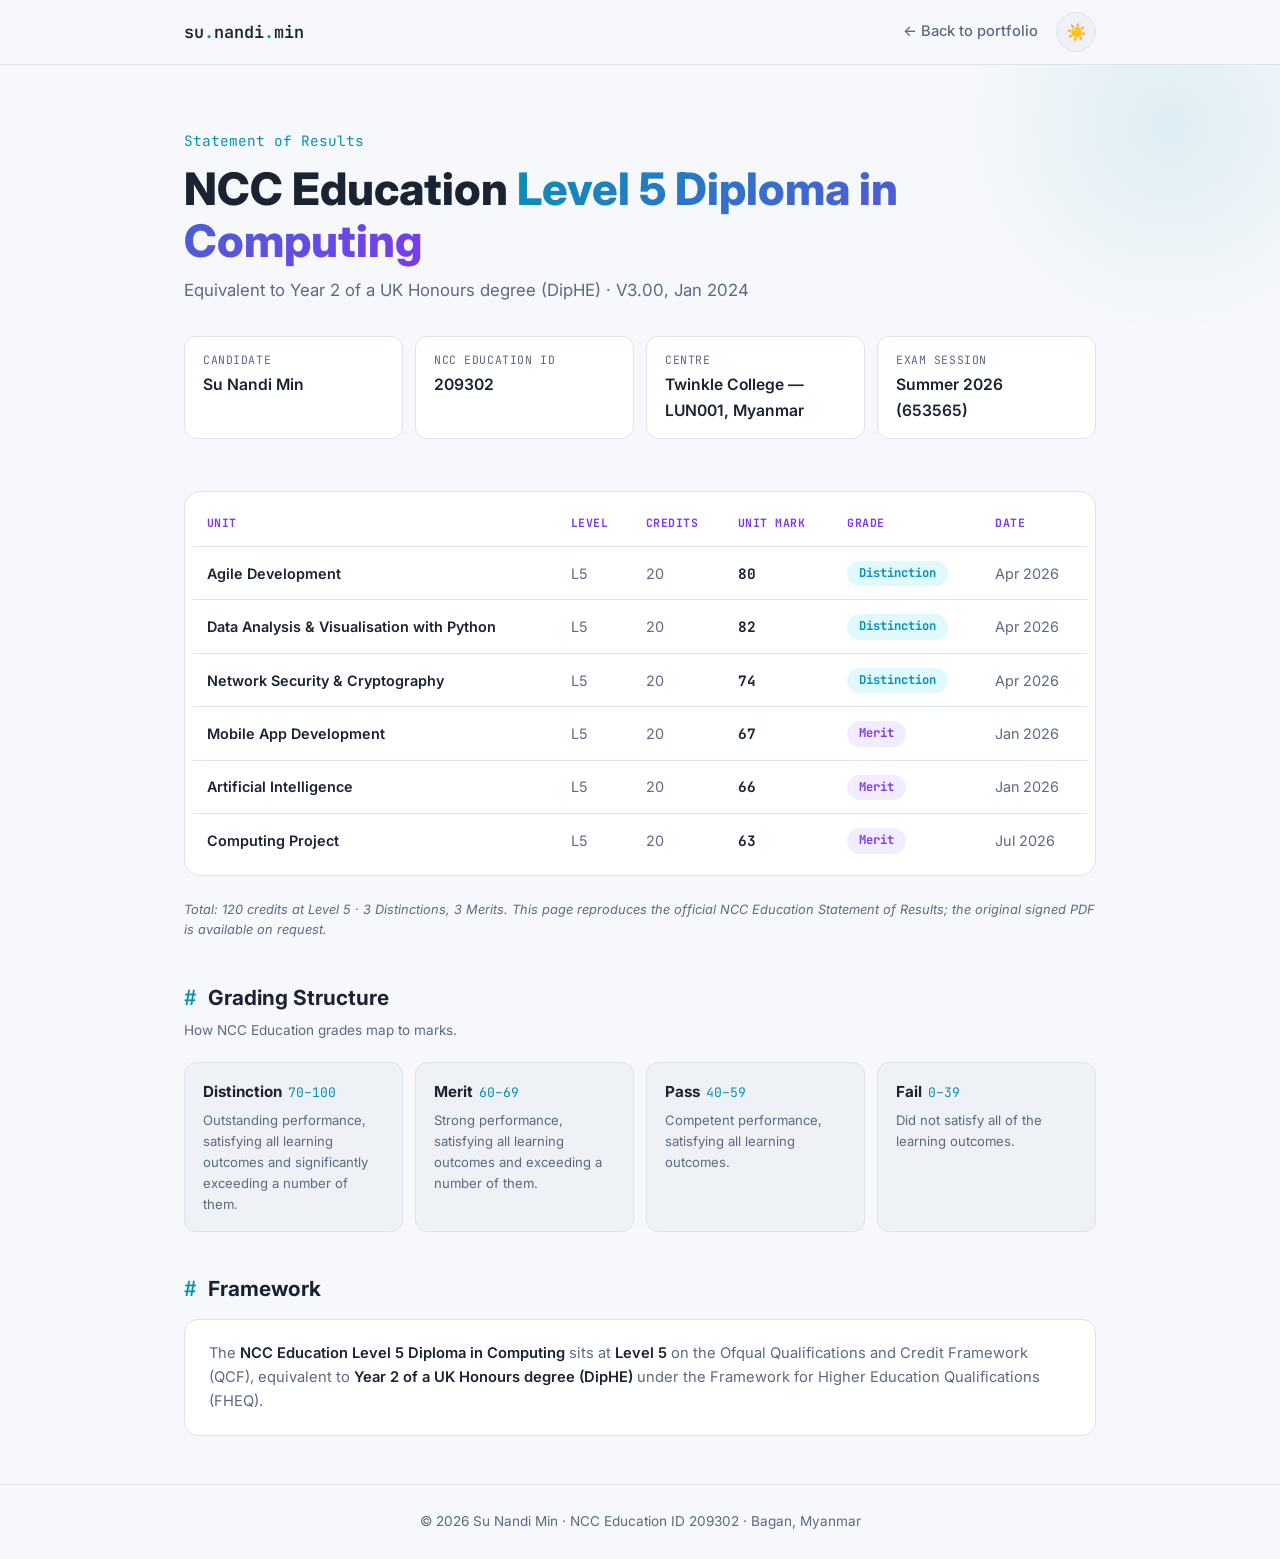
<file: diploma.html>
<!DOCTYPE html>
<html lang="en">
<head>
<meta charset="UTF-8">
<meta name="viewport" content="width=device-width, initial-scale=1.0">
<title>Su Nandi Min — NCC Level 5 Diploma in Computing</title>
<meta name="description" content="NCC Education Level 5 Diploma in Computing — Statement of Results for Su Nandi Min.">
<link rel="preconnect" href="https://fonts.googleapis.com">
<link href="https://fonts.googleapis.com/css2?family=Inter:wght@400;500;600;700;800&family=JetBrains+Mono:wght@400;600&display=swap" rel="stylesheet">
<style>
:root{
  --bg:#0b0f17;--bg2:#111827;--card:#151d2b;--border:#1f2a3d;
  --text:#e5e9f0;--muted:#8b98ad;--accent:#22d3ee;--accent2:#a78bfa;
  --grad:linear-gradient(135deg,#22d3ee,#a78bfa);
  --nav-bg:rgba(11,15,23,.85);--btn-text:#0b0f17;
  --glow1:rgba(34,211,238,.12);--glow2:rgba(167,139,250,.10);
  --dist:#22d3ee;--merit:#a78bfa;
}
[data-theme="light"]{
  --bg:#f6f8fb;--bg2:#eef1f6;--card:#ffffff;--border:#dde3ec;
  --text:#1a2332;--muted:#5b6a80;--accent:#0891b2;--accent2:#7c3aed;
  --grad:linear-gradient(135deg,#0891b2,#7c3aed);
  --nav-bg:rgba(246,248,251,.85);--btn-text:#ffffff;
  --glow1:rgba(8,145,178,.10);--glow2:rgba(124,58,237,.08);
  --dist:#0891b2;--merit:#7c3aed;
}
*{margin:0;padding:0;box-sizing:border-box}
html{scroll-behavior:smooth}
body{background:var(--bg);color:var(--text);font-family:'Inter',sans-serif;line-height:1.6;transition:background .3s,color .3s}
a{color:var(--accent);text-decoration:none}
.container{max-width:960px;margin:0 auto;padding:0 24px}
nav{position:sticky;top:0;z-index:50;background:var(--nav-bg);backdrop-filter:blur(10px);border-bottom:1px solid var(--border)}
.nav-inner{display:flex;justify-content:space-between;align-items:center;height:64px}
.logo{font-family:'JetBrains Mono',monospace;font-weight:600;font-size:1.05rem}
.logo span{color:var(--accent)}
.nav-right{display:flex;align-items:center;gap:18px}
.back{color:var(--muted);font-size:.92rem;font-weight:500;transition:color .2s}
.back:hover{color:var(--text)}
.theme-toggle{background:var(--bg2);border:1px solid var(--border);color:var(--text);border-radius:999px;width:40px;height:40px;font-size:1.05rem;cursor:pointer;display:flex;align-items:center;justify-content:center;transition:border-color .2s,transform .2s}
.theme-toggle:hover{border-color:var(--accent);transform:rotate(15deg)}
header.top{padding:64px 0 20px;position:relative;overflow:hidden}
header.top::before{content:'';position:absolute;top:-150px;right:-100px;width:420px;height:420px;background:radial-gradient(circle,var(--glow1),transparent 70%);pointer-events:none}
.kicker{font-family:'JetBrains Mono',monospace;color:var(--accent);font-size:.9rem;margin-bottom:12px}
h1{font-size:clamp(1.9rem,5vw,2.8rem);font-weight:800;line-height:1.15;margin-bottom:10px}
h1 .grad{background:var(--grad);-webkit-background-clip:text;background-clip:text;color:transparent}
.subtitle{color:var(--muted);font-size:1.05rem}
.meta-grid{display:grid;grid-template-columns:repeat(auto-fit,minmax(200px,1fr));gap:12px;margin:32px 0}
.meta{background:var(--card);border:1px solid var(--border);border-radius:12px;padding:14px 18px}
.meta span{display:block;color:var(--muted);font-size:.72rem;text-transform:uppercase;letter-spacing:.05em;font-family:'JetBrains Mono',monospace;margin-bottom:3px}
.meta b{font-size:.98rem;font-weight:600}
.card{background:var(--card);border:1px solid var(--border);border-radius:16px;padding:8px;margin-bottom:24px;overflow-x:auto}
table{width:100%;border-collapse:collapse;font-size:.9rem;min-width:560px}
thead th{text-align:left;color:var(--accent2);font-size:.72rem;text-transform:uppercase;letter-spacing:.04em;font-family:'JetBrains Mono',monospace;padding:14px 14px;border-bottom:1px solid var(--border)}
tbody td{padding:13px 14px;border-bottom:1px solid var(--border);color:var(--muted)}
tbody tr:last-child td{border-bottom:none}
.unit-name{color:var(--text);font-weight:600}
.pill{display:inline-block;border-radius:999px;padding:3px 12px;font-size:.76rem;font-weight:700;font-family:'JetBrains Mono',monospace}
.pill.dist{background:rgba(34,211,238,.14);color:var(--dist)}
.pill.merit{background:rgba(167,139,250,.16);color:var(--merit)}
.mark{color:var(--text);font-weight:700;font-family:'JetBrains Mono',monospace}
h2{font-size:1.3rem;font-weight:700;margin:40px 0 6px}
h2::before{content:'# ';color:var(--accent);font-family:'JetBrains Mono',monospace}
.note{color:var(--muted);font-size:.85rem;margin-bottom:20px}
.grade-scale{display:grid;grid-template-columns:repeat(auto-fit,minmax(210px,1fr));gap:12px}
.gs{background:var(--bg2);border:1px solid var(--border);border-radius:12px;padding:16px 18px}
.gs b{font-size:.95rem}
.gs .rng{font-family:'JetBrains Mono',monospace;color:var(--accent);font-size:.82rem;margin-left:6px}
.gs p{color:var(--muted);font-size:.82rem;margin-top:6px}
.framework{background:var(--card);border:1px solid var(--border);border-radius:14px;padding:22px 24px;margin-top:14px}
.framework p{color:var(--muted);font-size:.92rem}
.framework .hl{color:var(--text);font-weight:600}
footer{border-top:1px solid var(--border);padding:26px 0;text-align:center;color:var(--muted);font-size:.85rem;margin-top:48px}
.official{color:var(--muted);font-size:.8rem;font-style:italic;margin-top:8px}
</style>
</head>
<body>

<nav><div class="container nav-inner">
  <div class="logo">su<span>.</span>nandi<span>.</span>min</div>
  <div class="nav-right">
    <a class="back" href="index.html">← Back to portfolio</a>
    <button class="theme-toggle" id="themeToggle" aria-label="Toggle dark/light mode" title="Toggle theme">🌙</button>
  </div>
</div></nav>

<header class="top"><div class="container">
  <p class="kicker">Statement of Results</p>
  <h1>NCC Education <span class="grad">Level 5 Diploma in Computing</span></h1>
  <p class="subtitle">Equivalent to Year 2 of a UK Honours degree (DipHE) · V3.00, Jan 2024</p>
  <div class="meta-grid">
    <div class="meta"><span>Candidate</span><b>Su Nandi Min</b></div>
    <div class="meta"><span>NCC Education ID</span><b>209302</b></div>
    <div class="meta"><span>Centre</span><b>Twinkle College — LUN001, Myanmar</b></div>
    <div class="meta"><span>Exam Session</span><b>Summer 2026 (653565)</b></div>
  </div>
</div></header>

<main class="container">

  <div class="card">
    <table>
      <thead><tr>
        <th>Unit</th><th>Level</th><th>Credits</th><th>Unit Mark</th><th>Grade</th><th>Date</th>
      </tr></thead>
      <tbody>
        <tr><td class="unit-name">Agile Development</td><td>L5</td><td>20</td><td class="mark">80</td><td><span class="pill dist">Distinction</span></td><td>Apr 2026</td></tr>
        <tr><td class="unit-name">Data Analysis &amp; Visualisation with Python</td><td>L5</td><td>20</td><td class="mark">82</td><td><span class="pill dist">Distinction</span></td><td>Apr 2026</td></tr>
        <tr><td class="unit-name">Network Security &amp; Cryptography</td><td>L5</td><td>20</td><td class="mark">74</td><td><span class="pill dist">Distinction</span></td><td>Apr 2026</td></tr>
        <tr><td class="unit-name">Mobile App Development</td><td>L5</td><td>20</td><td class="mark">67</td><td><span class="pill merit">Merit</span></td><td>Jan 2026</td></tr>
        <tr><td class="unit-name">Artificial Intelligence</td><td>L5</td><td>20</td><td class="mark">66</td><td><span class="pill merit">Merit</span></td><td>Jan 2026</td></tr>
        <tr><td class="unit-name">Computing Project</td><td>L5</td><td>20</td><td class="mark">63</td><td><span class="pill merit">Merit</span></td><td>Jul 2026</td></tr>
      </tbody>
    </table>
  </div>
  <p class="official">Total: 120 credits at Level 5 · 3 Distinctions, 3 Merits. This page reproduces the official NCC Education Statement of Results; the original signed PDF is available on request.</p>

  <h2>Grading Structure</h2>
  <p class="note">How NCC Education grades map to marks.</p>
  <div class="grade-scale">
    <div class="gs"><b>Distinction</b><span class="rng">70–100</span><p>Outstanding performance, satisfying all learning outcomes and significantly exceeding a number of them.</p></div>
    <div class="gs"><b>Merit</b><span class="rng">60–69</span><p>Strong performance, satisfying all learning outcomes and exceeding a number of them.</p></div>
    <div class="gs"><b>Pass</b><span class="rng">40–59</span><p>Competent performance, satisfying all learning outcomes.</p></div>
    <div class="gs"><b>Fail</b><span class="rng">0–39</span><p>Did not satisfy all of the learning outcomes.</p></div>
  </div>

  <h2>Framework</h2>
  <div class="framework">
    <p>The <span class="hl">NCC Education Level 5 Diploma in Computing</span> sits at <span class="hl">Level 5</span> on the Ofqual Qualifications and Credit Framework (QCF), equivalent to <span class="hl">Year 2 of a UK Honours degree (DipHE)</span> under the Framework for Higher Education Qualifications (FHEQ).</p>
  </div>

</main>

<footer><div class="container">© 2026 Su Nandi Min · NCC Education ID 209302 · Bagan, Myanmar</div></footer>

<script>
const toggle=document.getElementById('themeToggle');
const root=document.documentElement;
function setTheme(t){
  root.setAttribute('data-theme',t);
  toggle.textContent=t==='light'?'☀️':'🌙';
  try{localStorage.setItem('theme',t)}catch(e){}
}
let saved=null;
try{saved=localStorage.getItem('theme')}catch(e){}
setTheme(saved||(window.matchMedia('(prefers-color-scheme: light)').matches?'light':'dark'));
toggle.addEventListener('click',()=>setTheme(root.getAttribute('data-theme')==='light'?'dark':'light'));
</script>
</body>
</html>
</file>
<file: case-study.css>
/* Shared styles for the project case-study pages */
:root{
  --bg:#0b0f17;--bg2:#111827;--card:#151d2b;--border:#1f2a3d;
  --text:#e5e9f0;--muted:#8b98ad;--accent:#22d3ee;--accent2:#a78bfa;
  --grad:linear-gradient(135deg,#22d3ee,#a78bfa);
  --nav-bg:rgba(11,15,23,.85);--btn-text:#0b0f17;
  --glow1:rgba(34,211,238,.12);--glow2:rgba(167,139,250,.10);
  --tint:rgba(34,211,238,.10);
}
[data-theme="light"]{
  --bg:#f6f8fb;--bg2:#eef1f6;--card:#ffffff;--border:#dde3ec;
  --text:#1a2332;--muted:#5b6a80;--accent:#0891b2;--accent2:#7c3aed;
  --grad:linear-gradient(135deg,#0891b2,#7c3aed);
  --nav-bg:rgba(246,248,251,.85);--btn-text:#ffffff;
  --glow1:rgba(8,145,178,.10);--glow2:rgba(124,58,237,.08);
  --tint:rgba(8,145,178,.08);
}
*{margin:0;padding:0;box-sizing:border-box}
html{scroll-behavior:smooth}
body{background:var(--bg);color:var(--text);font-family:'Inter',sans-serif;line-height:1.6;transition:background .3s,color .3s}
a{color:var(--accent);text-decoration:none}
.container{max-width:1000px;margin:0 auto;padding:0 24px}
code,.mono{font-family:'JetBrains Mono',monospace}
/* Nav */
nav{position:sticky;top:0;z-index:50;background:var(--nav-bg);backdrop-filter:blur(10px);border-bottom:1px solid var(--border)}
.nav-inner{display:flex;justify-content:space-between;align-items:center;height:64px}
.logo{font-family:'JetBrains Mono',monospace;font-weight:600;font-size:1.05rem;color:var(--text)}
.logo span{color:var(--accent)}
.nav-right{display:flex;align-items:center;gap:18px}
.back{color:var(--muted);font-size:.92rem;font-weight:500;transition:color .2s}
.back:hover{color:var(--text)}
.theme-toggle{background:var(--bg2);border:1px solid var(--border);color:var(--text);border-radius:999px;width:40px;height:40px;font-size:1.05rem;cursor:pointer;display:flex;align-items:center;justify-content:center;transition:border-color .2s,transform .2s}
.theme-toggle:hover{border-color:var(--accent);transform:rotate(15deg)}
/* Header */
header.top{padding:64px 0 16px;position:relative;overflow:hidden}
header.top::before{content:'';position:absolute;top:-150px;right:-100px;width:420px;height:420px;background:radial-gradient(circle,var(--glow1),transparent 70%);pointer-events:none}
.kicker{font-family:'JetBrains Mono',monospace;color:var(--accent);font-size:.9rem;margin-bottom:12px}
h1{font-size:clamp(1.9rem,5vw,2.8rem);font-weight:800;line-height:1.15;margin-bottom:14px}
h1 .grad{background:var(--grad);-webkit-background-clip:text;background-clip:text;color:transparent}
.lede{color:var(--muted);font-size:1.08rem;max-width:760px}
.btns{display:flex;gap:12px;flex-wrap:wrap;margin-top:24px}
.btn{padding:10px 22px;border-radius:10px;font-weight:600;font-size:.9rem;transition:transform .2s,box-shadow .2s;display:inline-block}
.btn-primary{background:var(--grad);color:var(--btn-text)}
.btn-outline{border:1px solid var(--border);color:var(--text)}
.btn:hover{transform:translateY(-2px);box-shadow:0 8px 24px rgba(34,211,238,.18)}
.meta-grid{display:grid;grid-template-columns:repeat(auto-fit,minmax(200px,1fr));gap:12px;margin:32px 0 8px}
.meta{background:var(--card);border:1px solid var(--border);border-radius:12px;padding:14px 18px}
.meta span{display:block;color:var(--muted);font-size:.72rem;text-transform:uppercase;letter-spacing:.05em;font-family:'JetBrains Mono',monospace;margin-bottom:3px}
.meta b{font-size:.95rem;font-weight:600}
/* Sections */
main section{padding:36px 0}
h2{font-size:1.45rem;font-weight:700;margin-bottom:6px}
h2::before{content:'# ';color:var(--accent);font-family:'JetBrains Mono',monospace}
.note{color:var(--muted);font-size:.92rem;margin-bottom:22px;max-width:760px}
.prose p{color:var(--muted);max-width:780px;margin-bottom:12px}
.prose b{color:var(--text);font-weight:600}
/* Metrics */
.metrics{display:grid;grid-template-columns:repeat(auto-fit,minmax(190px,1fr));gap:12px}
.metric{background:var(--card);border:1px solid var(--border);border-radius:14px;padding:18px}
.metric b{display:block;font-size:1.6rem;line-height:1.2;background:var(--grad);-webkit-background-clip:text;background-clip:text;color:transparent}
.metric span{color:var(--muted);font-size:.84rem}
/* Lists */
.check-list{list-style:none;color:var(--muted);columns:2 340px;column-gap:36px}
.check-list li{padding-left:22px;position:relative;margin-bottom:9px;break-inside:avoid}
.check-list li::before{content:'▸';position:absolute;left:0;color:var(--accent2)}
.check-list b{color:var(--text);font-weight:600}
/* Cards */
.card-grid{display:grid;grid-template-columns:repeat(auto-fit,minmax(250px,1fr));gap:14px}
.feature{background:var(--card);border:1px solid var(--border);border-radius:14px;padding:18px 20px}
.feature h3{font-size:.98rem;margin-bottom:6px}
.feature p{color:var(--muted);font-size:.88rem}
.tags{display:flex;flex-wrap:wrap;gap:8px}
.tag{background:var(--bg2);border:1px solid var(--border);border-radius:999px;padding:4px 12px;font-size:.78rem;color:var(--muted);font-family:'JetBrains Mono',monospace}
/* Stack table */
.stack{background:var(--card);border:1px solid var(--border);border-radius:14px;overflow:hidden}
.stack-row{display:grid;grid-template-columns:150px 1fr;gap:16px;padding:14px 20px;border-bottom:1px solid var(--border);align-items:center}
.stack-row:last-child{border-bottom:none}
.stack-row > span{font-family:'JetBrains Mono',monospace;font-size:.78rem;color:var(--accent2);text-transform:uppercase;letter-spacing:.04em}
/* Delivery flow */
.flow{list-style:none;display:grid;grid-template-columns:repeat(4,1fr);gap:28px 30px;counter-reset:step}
.flow li{position:relative;background:var(--card);border:1px solid var(--border);border-radius:14px;padding:16px 16px 14px;counter-increment:step}
.flow li::before{content:counter(step,decimal-leading-zero);display:block;font-family:'JetBrains Mono',monospace;font-size:.75rem;color:var(--accent);margin-bottom:4px}
.flow li::after{content:'→';position:absolute;right:-24px;top:50%;transform:translateY(-50%);color:var(--accent2);font-weight:700}
.flow li:nth-child(4n)::after,.flow li:last-child::after{content:none}
.flow b{display:block;font-size:.95rem;margin-bottom:4px}
.flow small{display:block;color:var(--muted);font-size:.82rem;line-height:1.5}
/* Architecture diagram */
.arch{background:var(--card);border:1px solid var(--border);border-radius:16px;padding:22px}
.tier{display:grid;grid-template-columns:130px 1fr;gap:16px;align-items:center}
.tier-label{font-family:'JetBrains Mono',monospace;font-size:.74rem;color:var(--muted);text-transform:uppercase;letter-spacing:.05em}
.nodes{display:flex;flex-wrap:wrap;gap:10px}
.node{flex:1 1 128px;background:var(--bg2);border:1px solid var(--border);border-radius:10px;padding:10px 14px}
.node b{display:block;font-size:.9rem}
.node small{display:block;color:var(--muted);font-size:.78rem;line-height:1.45}
.node.hl{border-color:var(--accent);background:var(--tint)}
.arch-link{display:grid;grid-template-columns:130px 1fr;gap:16px;padding:6px 0}
.arch-link span{position:relative;display:block;min-height:30px;padding-left:26px;font-family:'JetBrains Mono',monospace;font-size:.74rem;color:var(--accent2);line-height:30px}
.arch-link span::before{content:'';position:absolute;left:9px;top:0;bottom:0;width:2px;background:var(--accent2);opacity:.6}
.arch-link span::after{content:'';position:absolute;left:4px;bottom:-2px;border:6px solid transparent;border-top-color:var(--accent2);border-bottom:0}
.arch-caption{color:var(--muted);font-size:.82rem;margin-top:12px}
/* ER diagram */
.er{background:var(--card);border:1px solid var(--border);border-radius:16px;padding:14px;overflow-x:auto}
.er svg{display:block;width:100%;min-width:760px;height:auto}
.er-box{fill:var(--bg2);stroke:var(--border);stroke-width:1.2}
.er-div{stroke:var(--border);stroke-width:1}
.er-title{fill:var(--accent);font:600 13px 'JetBrains Mono',monospace}
.er-row{fill:var(--text);font:11.5px 'JetBrains Mono',monospace}
.er-row .ann{fill:var(--muted)}
.er-link{stroke:var(--accent2);stroke-width:1.4;fill:none;opacity:.75}
.er-arrow{fill:var(--accent2)}
/* Engineering decisions */
.decisions{display:grid;gap:16px}
.decision{background:var(--card);border:1px solid var(--border);border-radius:16px;padding:22px 24px}
.decision h3{font-size:1.08rem;margin-bottom:14px}
.decision dl{display:grid;grid-template-columns:120px 1fr;gap:10px 18px}
.decision dt{font-family:'JetBrains Mono',monospace;font-size:.74rem;color:var(--accent);text-transform:uppercase;letter-spacing:.05em;padding-top:3px}
.decision dd{color:var(--muted);font-size:.92rem}
.decision code{font-size:.82rem;color:var(--text);background:var(--bg2);border:1px solid var(--border);border-radius:5px;padding:0 5px}
pre.code{background:var(--bg2);border:1px solid var(--border);border-radius:12px;padding:16px 18px;overflow-x:auto;font-size:.8rem;line-height:1.65;color:var(--text);margin-top:14px}
pre.code,pre.code code{font-variant-ligatures:none}
pre.code code{background:none;border:0;padding:0;font-size:inherit;color:inherit}
pre.code .c{color:var(--muted)}
pre.code .k{color:var(--accent2)}
.callout{background:var(--tint);border:1px solid var(--border);border-left:3px solid var(--accent);border-radius:10px;padding:14px 18px;color:var(--muted);font-size:.88rem}
/* Footer nav */
.pager{display:flex;justify-content:space-between;gap:12px;flex-wrap:wrap;border-top:1px solid var(--border);padding-top:28px;margin-top:20px}
footer{border-top:1px solid var(--border);padding:26px 0;text-align:center;color:var(--muted);font-size:.85rem;margin-top:48px}
@media(max-width:860px){
  .flow{grid-template-columns:repeat(2,1fr)}
  .flow li:nth-child(4n)::after{content:'→'}
  .flow li:nth-child(2n)::after,.flow li:last-child::after{content:none}
}
@media(max-width:600px){
  .flow{grid-template-columns:1fr;gap:26px}
  .flow li::after,.flow li:nth-child(2n)::after,.flow li:nth-child(4n)::after{content:'↓';right:auto;left:50%;top:auto;bottom:-24px;transform:translateX(-50%)}
  .flow li:last-child::after{content:none}
  .tier,.arch-link{grid-template-columns:1fr;gap:8px}
  .arch-link .spacer{display:none}
  .stack-row{grid-template-columns:1fr;gap:8px}
  .decision dl{grid-template-columns:1fr;gap:2px}
  .decision dd{margin-bottom:10px}
  .back{display:none}
}
</file>
